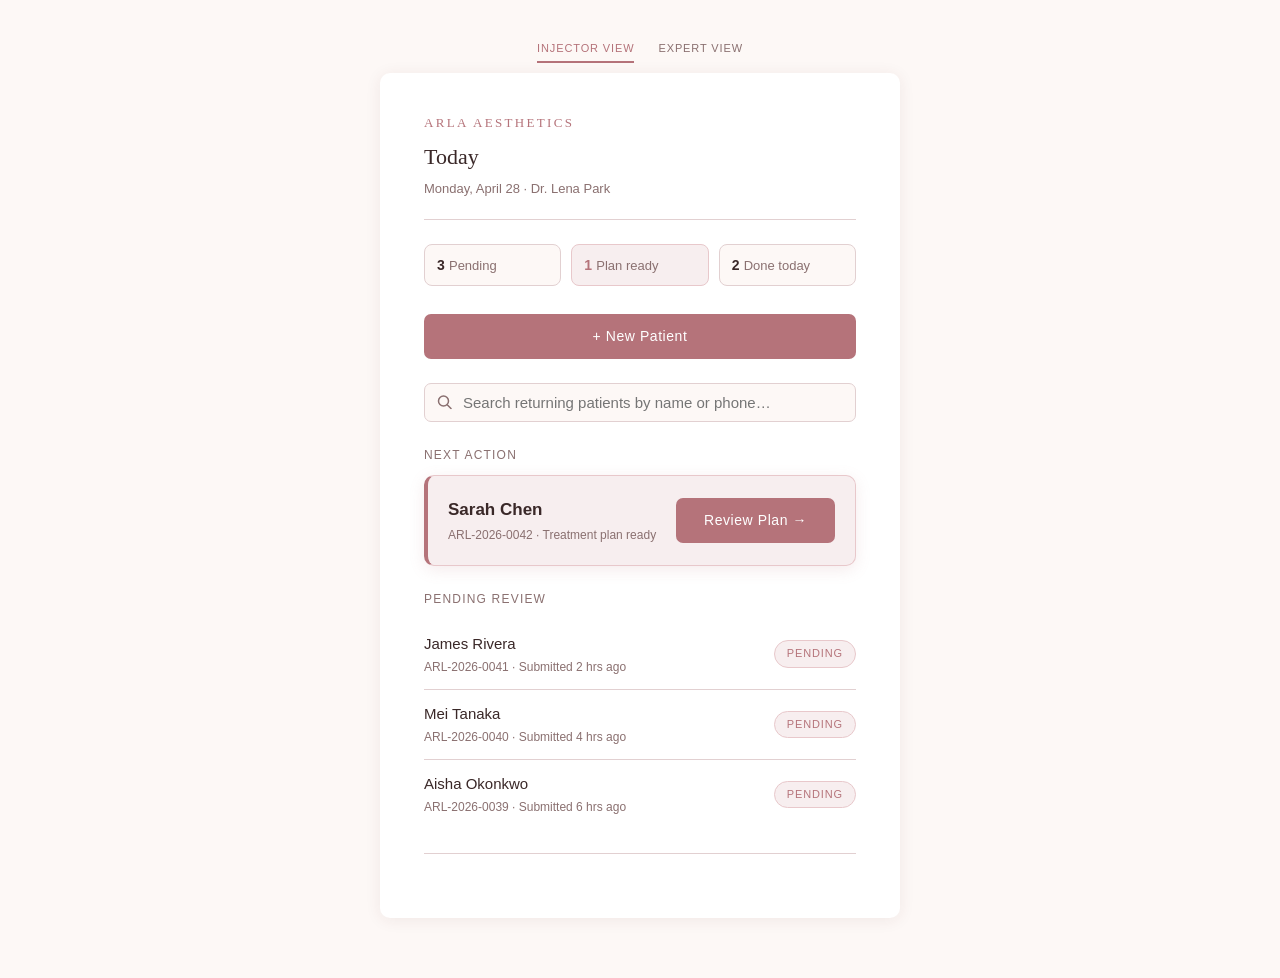
<file: index.html>
<!DOCTYPE html>
<html lang="en">
<head>
  <meta charset="UTF-8" />
  <meta name="viewport" content="width=device-width, initial-scale=1.0" />
  <title>Clinic Dashboard — Arla Aesthetics</title>
  <link rel="stylesheet" href="style.css" />
  <style>
    .patient-search {
      position: relative;
      margin-bottom: 24px;
    }

    .search-input-wrap {
      position: relative;
    }

    .search-input-wrap svg {
      position: absolute;
      left: 13px;
      top: 50%;
      transform: translateY(-50%);
      pointer-events: none;
      color: var(--color-text-muted);
    }

    #patientSearchInput {
      padding-left: 38px;
    }

    .search-results {
      position: absolute;
      top: calc(100% + 6px);
      left: 0;
      right: 0;
      background: var(--color-card);
      border: 1.5px solid var(--color-border);
      border-radius: var(--radius);
      box-shadow: var(--shadow);
      z-index: 100;
      overflow: hidden;
    }

    .search-result-row {
      display: flex;
      align-items: center;
      justify-content: space-between;
      gap: 12px;
      padding: 12px 16px;
      border-bottom: 1px solid var(--color-border);
    }

    .search-result-row:last-child {
      border-bottom: none;
    }

    .search-result-name {
      font-size: 15px;
      font-weight: 600;
      color: var(--color-text);
      margin-bottom: 2px;
    }

    .search-result-meta {
      font-size: 12px;
      color: var(--color-text-muted);
    }

    .btn-open-patient {
      display: inline-block;
      padding: 7px 16px;
      border-radius: 7px;
      font-size: 13px;
      font-family: inherit;
      cursor: pointer;
      border: 1.5px solid var(--color-rose-light);
      background: transparent;
      color: var(--color-rose);
      white-space: nowrap;
      text-decoration: none;
      transition: background 0.15s, color 0.15s;
      flex-shrink: 0;
    }

    .btn-open-patient:hover {
      background: var(--color-rose);
      color: #fff;
    }

    .search-empty {
      padding: 16px;
      font-size: 13px;
      color: var(--color-text-muted);
      text-align: center;
    }

    .search-empty a {
      color: var(--color-rose);
      text-decoration: underline;
    }
  </style>
</head>
<body>
  <div class="page-stack">
  <nav class="proto-nav">
    <a href="index.html" class="active">Injector View</a>
    <a href="expert-dashboard.html">Expert View</a>
  </nav>
  <div class="card">
    <p class="brand">Arla Aesthetics</p>
    <h1 style="margin-bottom: 4px; padding-bottom: 0; border-bottom: none;">Today</h1>
    <p style="color: var(--color-text-muted); font-size: 13px; margin-bottom: 24px; padding-bottom: 20px; border-bottom: 1px solid var(--color-border);">Monday, April 28 &middot; Dr. Lena Park</p>

    <!-- Clinic state at a glance: pending / ready / completed -->
    <div class="stat-strip">
      <div class="stat-item">
        <span class="stat-number">3</span>
        <span class="stat-label">Pending</span>
      </div>
      <div class="stat-item stat-item--ready">
        <span class="stat-number">1</span>
        <span class="stat-label">Plan ready</span>
      </div>
      <div class="stat-item">
        <span class="stat-number">2</span>
        <span class="stat-label">Done today</span>
      </div>
    </div>

    <!-- Primary CTA: start a new case -->
    <a href="intake-form.html" class="btn btn-primary" style="display: block; text-align: center; text-decoration: none; margin-bottom: 24px;">+ New Patient</a>

    <!-- Patient search — find returning patients to avoid duplicate case creation -->
    <div class="patient-search" id="patientSearch">
      <div class="search-input-wrap">
        <svg width="15" height="15" viewBox="0 0 15 15" fill="none" xmlns="http://www.w3.org/2000/svg" aria-hidden="true">
          <circle cx="6.5" cy="6.5" r="5" stroke="currentColor" stroke-width="1.5"/>
          <line x1="10.5" y1="10.5" x2="14" y2="14" stroke="currentColor" stroke-width="1.5" stroke-linecap="round"/>
        </svg>
        <input
          type="text"
          id="patientSearchInput"
          placeholder="Search returning patients by name or phone…"
          autocomplete="off"
          aria-label="Search returning patients"
        />
      </div>
      <div class="search-results" id="searchResults" hidden></div>
    </div>

    <!-- Highest-priority action: the one plan the injector needs to act on now -->
    <p class="section-heading" style="margin-top: 0;">Next action</p>
    <div class="next-action-card">
      <div>
        <div style="font-size: 17px; font-weight: 600; color: var(--color-text); margin-bottom: 3px;">Sarah Chen</div>
        <div style="font-size: 12px; color: var(--color-text-muted);">ARL-2026-0042 &middot; Treatment plan ready</div>
      </div>
      <a href="treatment-plan.html" class="btn btn-primary" style="width: auto; margin-top: 0; white-space: nowrap; text-decoration: none;">Review Plan &rarr;</a>
    </div>

    <!-- Remaining open cases awaiting expert review -->
    <p class="section-heading">Pending review</p>
    <div class="case-list">
      <div class="case-row">
        <div>
          <div class="case-name">James Rivera</div>
          <div class="case-meta">ARL-2026-0041 &middot; Submitted 2 hrs ago</div>
        </div>
        <span class="status-badge status-pending" style="margin-bottom: 0;">Pending</span>
      </div>
      <div class="case-row">
        <div>
          <div class="case-name">Mei Tanaka</div>
          <div class="case-meta">ARL-2026-0040 &middot; Submitted 4 hrs ago</div>
        </div>
        <span class="status-badge status-pending" style="margin-bottom: 0;">Pending</span>
      </div>
      <div class="case-row">
        <div>
          <div class="case-name">Aisha Okonkwo</div>
          <div class="case-meta">ARL-2026-0039 &middot; Submitted 6 hrs ago</div>
        </div>
        <span class="status-badge status-pending" style="margin-bottom: 0;">Pending</span>
      </div>
    </div>

    <hr class="divider" style="margin-top: 0;" />
  </div>
  </div>

  <script>
    const PATIENTS = [
      { name: 'Sarah Cohen',  phone: '052-1234567', lastVisit: 'April 15, 2026' },
      { name: 'Mia Levi',    phone: '054-9876543', lastVisit: 'March 6, 2026'  },
      { name: 'Dana Shapiro', phone: '050-1112233', lastVisit: 'April 29, 2026' },
    ];

    const searchWrap   = document.getElementById('patientSearch');
    const searchInput  = document.getElementById('patientSearchInput');
    const resultsPanel = document.getElementById('searchResults');

    function renderResults(query) {
      const q = query.trim().toLowerCase();
      if (!q) { resultsPanel.hidden = true; return; }

      const hits = PATIENTS.filter(p =>
        p.name.toLowerCase().includes(q) || p.phone.includes(q)
      );

      resultsPanel.hidden = false;

      if (hits.length === 0) {
        resultsPanel.innerHTML =
          '<div class="search-empty">No patients found — ' +
          '<a href="intake-form.html">create new patient instead</a></div>';
        return;
      }

      resultsPanel.innerHTML = hits.map(p =>
        '<div class="search-result-row">' +
          '<div>' +
            '<div class="search-result-name">' + p.name + '</div>' +
            '<div class="search-result-meta">' + p.phone + ' &middot; Last visit ' + p.lastVisit + '</div>' +
          '</div>' +
          '<a href="patient-folder.html" class="btn-open-patient">Open Patient</a>' +
        '</div>'
      ).join('');
    }

    searchInput.addEventListener('input', function() { renderResults(this.value); });

    searchInput.addEventListener('keydown', function(e) {
      if (e.key === 'Escape') { this.value = ''; resultsPanel.hidden = true; }
    });

    // Close results when clicking outside the search widget
    document.addEventListener('click', function(e) {
      if (!searchWrap.contains(e.target)) { resultsPanel.hidden = true; }
    });
  </script>
</body>
</html>
</file>
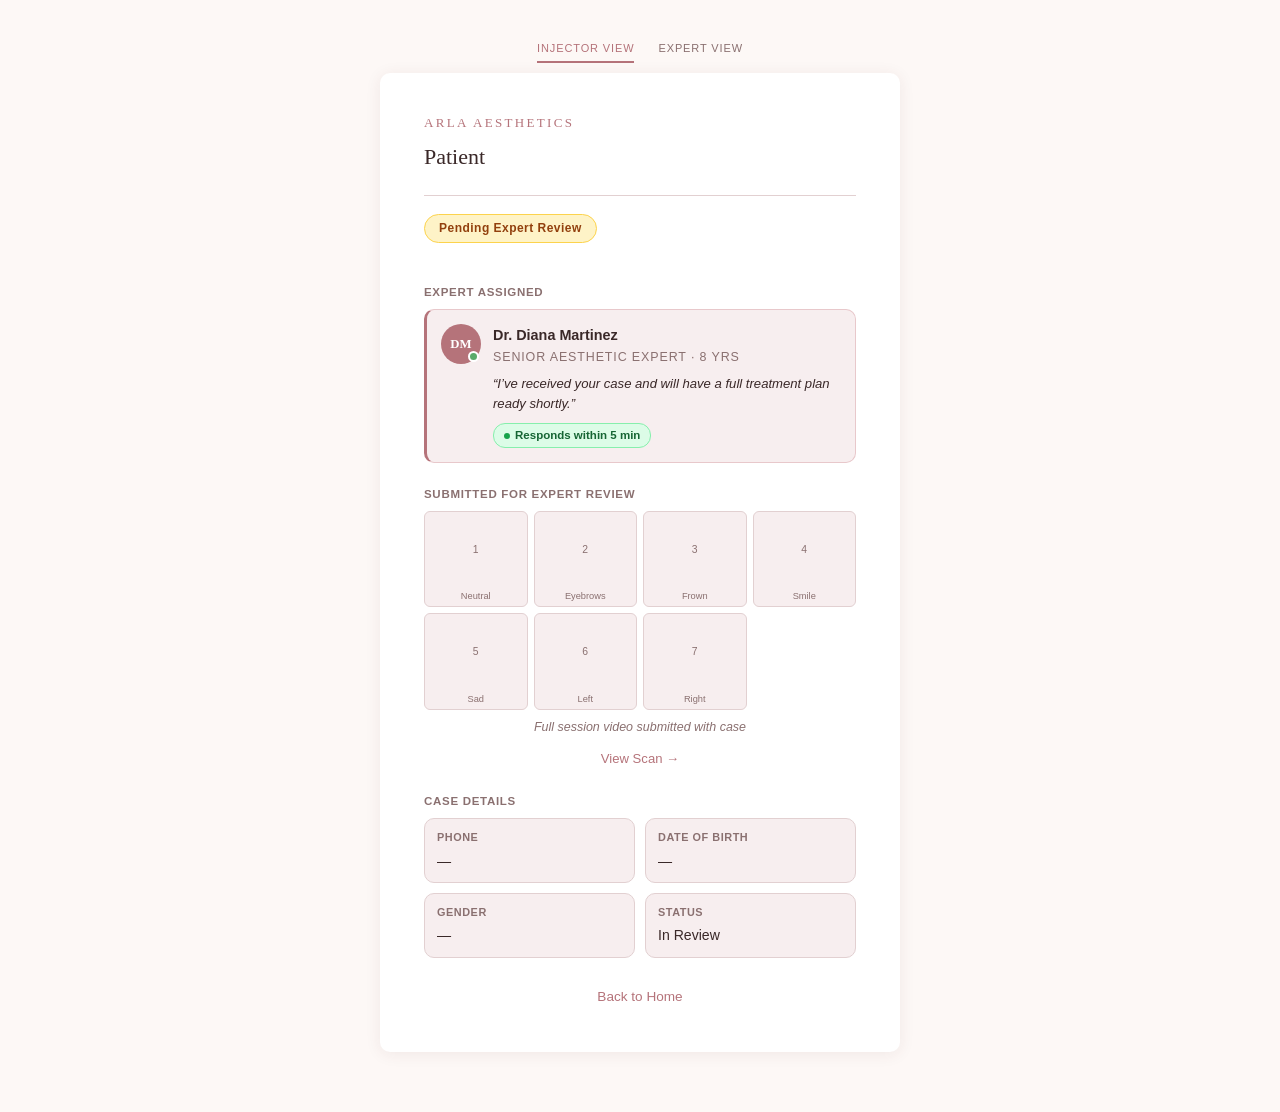
<file: case-submitted.html>
<!DOCTYPE html>
<html lang="en">
<head>
  <meta charset="UTF-8" />
  <meta name="viewport" content="width=device-width, initial-scale=1.0" />
  <title>Case Submitted — Arla Aesthetics</title>
  <link rel="stylesheet" href="style.css" />
  <style>
    /* ── Amber pending badge ── */
    .status-badge-pending {
      display: inline-block;
      background: #fef3c7;
      color: #92400e;
      border: 1px solid #fcd34d;
      border-radius: 20px;
      font-size: 0.75rem;
      font-weight: 600;
      letter-spacing: 0.04em;
      padding: 4px 14px;
      margin-bottom: 18px;
    }

    /* ── Section label ── */
    .section-label {
      font-size: 0.72rem;
      font-weight: 600;
      text-transform: uppercase;
      letter-spacing: 0.06em;
      color: var(--color-text-muted);
      margin: 22px 0 8px;
    }

    /* ── Expert card ── */
    .expert-card {
      display: flex;
      gap: 12px;
      align-items: flex-start;
      background: var(--color-rose-pale);
      border: 1px solid var(--color-rose-light);
      border-left: 3px solid var(--color-rose);
      border-radius: var(--radius);
      padding: 14px;
      margin-bottom: 0;
    }
    .expert-avatar {
      flex-shrink: 0;
      width: 40px;
      height: 40px;
      border-radius: 50%;
      background: var(--color-rose);
      color: #fff;
      font-size: 0.8rem;
      font-weight: 700;
      display: flex;
      align-items: center;
      justify-content: center;
    }
    .expert-name {
      font-weight: 600;
      font-size: 0.9rem;
      color: var(--color-text);
      margin: 0 0 1px;
    }
    .expert-title {
      font-size: 0.78rem;
      color: var(--color-text-muted);
      margin: 0 0 6px;
    }
    .expert-message {
      font-size: 0.82rem;
      color: var(--color-text);
      font-style: italic;
      margin: 0 0 8px;
    }
    .response-indicator {
      display: inline-flex;
      align-items: center;
      gap: 5px;
      font-size: 0.72rem;
      font-weight: 600;
      color: #166534;
      background: #dcfce7;
      border: 1px solid #86efac;
      border-radius: 12px;
      padding: 2px 10px;
    }
    .response-dot {
      width: 6px;
      height: 6px;
      border-radius: 50%;
      background: #16a34a;
      animation: pulse 1.8s ease-in-out infinite;
    }
    @keyframes pulse {
      0%, 100% { opacity: 1; }
      50%       { opacity: 0.35; }
    }

    /* ── Thumbnail grid ── */
    .thumb-grid {
      display: grid;
      grid-template-columns: repeat(4, 1fr);
      gap: 6px;
    }
    .thumb-cell {
      border-radius: 6px;
      overflow: hidden;
      background: var(--color-rose-pale);
      border: 1px solid var(--color-border);
    }
    .thumb-cell img {
      width: 100%;
      aspect-ratio: 4/3;
      object-fit: cover;
      display: block;
    }
    .thumb-cell-empty {
      width: 100%;
      aspect-ratio: 4/3;
      display: flex;
      align-items: center;
      justify-content: center;
      font-size: 0.65rem;
      color: var(--color-text-muted);
    }
    .thumb-expr-label {
      font-size: 0.58rem;
      color: var(--color-text-muted);
      text-align: center;
      padding: 3px 2px 4px;
      line-height: 1.2;
    }
    .video-note {
      font-size: 0.78rem;
      color: var(--color-text-muted);
      font-style: italic;
      text-align: center;
      margin: 8px 0 0;
    }

    /* ── Case details ── */
    .detail-grid {
      display: grid;
      grid-template-columns: 1fr 1fr;
      gap: 10px;
    }
    .detail-item {
      background: var(--color-rose-pale);
      border: 1px solid var(--color-border);
      border-radius: var(--radius);
      padding: 10px 12px;
    }
    .detail-label {
      font-size: 0.68rem;
      font-weight: 600;
      text-transform: uppercase;
      letter-spacing: 0.05em;
      color: var(--color-text-muted);
      margin: 0 0 3px;
    }
    .detail-value {
      font-size: 0.88rem;
      color: var(--color-text);
      margin: 0;
    }

    /* ── Bottom ── */
    .submitted-at {
      font-size: 0.75rem;
      color: var(--color-text-muted);
      text-align: center;
      margin: 22px 0 6px;
    }
    .back-link {
      display: block;
      text-align: center;
      font-size: 0.85rem;
      color: var(--color-rose);
      text-decoration: none;
      padding: 6px 0 4px;
    }
    .back-link:hover {
      text-decoration: underline;
    }
  </style>
</head>
<body>
  <div class="page-stack">
    <nav class="proto-nav">
      <a href="index.html" class="active">Injector View</a>
      <a href="expert-dashboard.html">Expert View</a>
    </nav>
    <div class="card">
      <p class="brand">Arla Aesthetics</p>

      <!-- Patient identity -->
      <h1 id="cs-patient-name" style="margin-bottom: 4px;">—</h1>
      <p id="cs-complaint" style="color: var(--color-text-muted); font-size: 0.9rem; margin: 0 0 18px;"></p>

      <!-- Status -->
      <span class="status-badge-pending">Pending Expert Review</span>

      <!-- Expert assigned -->
      <p class="section-label">Expert Assigned</p>
      <div class="expert-card">
        <div class="expert-avatar">DM</div>
        <div>
          <p class="expert-name">Dr. Diana Martinez</p>
          <p class="expert-title">Senior Aesthetic Expert &middot; 8 yrs</p>
          <p class="expert-message">&ldquo;I&rsquo;ve received your case and will have a full treatment plan ready shortly.&rdquo;</p>
          <span class="response-indicator">
            <span class="response-dot"></span>
            Responds within 5 min
          </span>
        </div>
      </div>

      <!-- Submitted media -->
      <p class="section-label">Submitted for Expert Review</p>
      <div class="thumb-grid" id="cs-thumb-grid"></div>
      <p class="video-note">Full session video submitted with case</p>
      <p style="text-align: center; margin-top: 8px;"><a href="scan-review.html" style="font-size: 0.82rem; color: var(--color-rose); text-decoration: none;">View Scan &rarr;</a></p>

      <!-- Case details -->
      <p class="section-label">Case Details</p>
      <div class="detail-grid">
        <div class="detail-item">
          <p class="detail-label">Phone</p>
          <p class="detail-value" id="cs-phone">—</p>
        </div>
        <div class="detail-item">
          <p class="detail-label">Date of Birth</p>
          <p class="detail-value" id="cs-dob">—</p>
        </div>
        <div class="detail-item">
          <p class="detail-label">Gender</p>
          <p class="detail-value" id="cs-gender">—</p>
        </div>
        <div class="detail-item">
          <p class="detail-label">Status</p>
          <p class="detail-value">In Review</p>
        </div>
      </div>

      <!-- Footer -->
      <p class="submitted-at" id="cs-submitted-at"></p>
      <a href="index.html" class="back-link">Back to Home</a>
    </div>
  </div>

  <script>
    const EXPRESSIONS = ['Neutral','Eyebrows','Frown','Smile','Sad','Left','Right'];

    const raw = sessionStorage.getItem('arla_capture');
    const c = raw ? JSON.parse(raw) : null;

    // Patient identity
    document.getElementById('cs-patient-name').textContent =
      (c && c.patientName) ? c.patientName : 'Patient';
    document.getElementById('cs-complaint').textContent =
      (c && c.complaint) ? c.complaint : '';

    // Case details
    document.getElementById('cs-phone').textContent =
      (c && c.phone) ? c.phone : '—';
    document.getElementById('cs-dob').textContent =
      (c && c.dob) ? c.dob : '—';
    document.getElementById('cs-gender').textContent =
      (c && c.gender) ? c.gender : '—';

    // Submission timestamp
    if (c && c.submittedAt) {
      const d = new Date(c.submittedAt);
      document.getElementById('cs-submitted-at').textContent =
        'Submitted ' + d.toLocaleString(undefined, {
          month: 'long', day: 'numeric', year: 'numeric',
          hour: 'numeric', minute: '2-digit',
        });
    }

    // Expression thumbnails
    const grid = document.getElementById('cs-thumb-grid');
    const snaps = (c && Array.isArray(c.snapshots)) ? c.snapshots : [];
    EXPRESSIONS.forEach((name, i) => {
      const cell = document.createElement('div');
      cell.className = 'thumb-cell';
      if (snaps[i]) {
        const img = document.createElement('img');
        img.src = snaps[i];
        img.alt = name;
        cell.appendChild(img);
      } else {
        const ph = document.createElement('div');
        ph.className = 'thumb-cell-empty';
        ph.textContent = String(i + 1);
        cell.appendChild(ph);
      }
      const lbl = document.createElement('div');
      lbl.className = 'thumb-expr-label';
      lbl.textContent = name;
      cell.appendChild(lbl);
      grid.appendChild(cell);
    });
  </script>
</body>
</html>
</file>
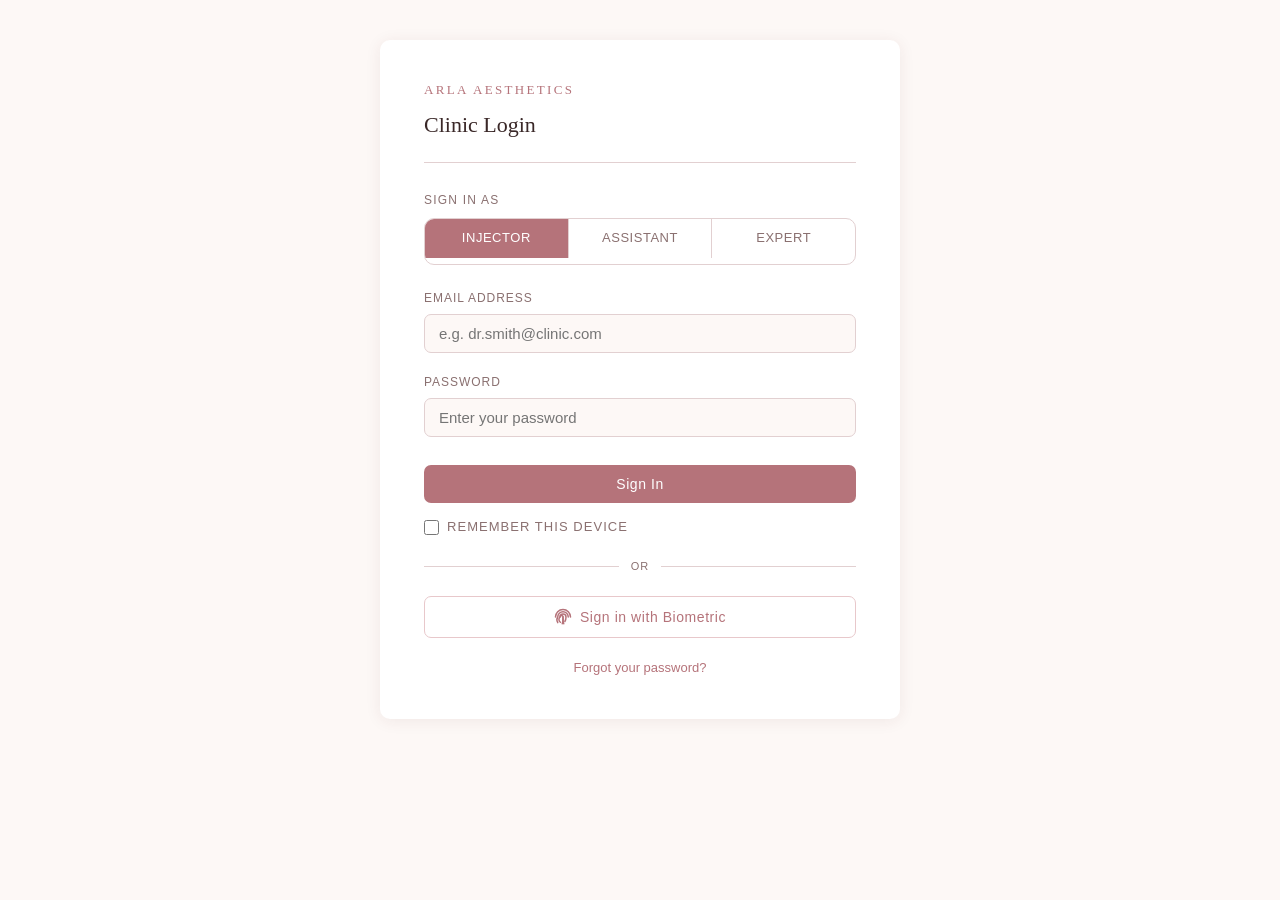
<file: clinic-login.html>
<!DOCTYPE html>
<html lang="en">
<head>
  <meta charset="UTF-8" />
  <meta name="viewport" content="width=device-width, initial-scale=1.0" />
  <title>Clinic Login — Arla Aesthetics</title>
  <link rel="stylesheet" href="style.css" />
  <style>
    .login-footer {
      text-align: center;
      margin-top: 20px;
      font-size: 13px;
      color: var(--color-text-muted);
    }

    .login-footer a {
      color: var(--color-rose);
      text-decoration: none;
    }

    .login-footer a:hover {
      text-decoration: underline;
    }

    .or-divider {
      display: flex;
      align-items: center;
      gap: 12px;
      margin: 20px 0;
      font-size: 11px;
      text-transform: uppercase;
      letter-spacing: 0.1em;
      color: var(--color-text-muted);
    }

    .or-divider::before,
    .or-divider::after {
      content: '';
      flex: 1;
      height: 1px;
      background: var(--color-border);
    }

    .remember-label {
      display: flex;
      align-items: center;
      gap: 8px;
      margin-top: 14px;
      font-size: 13px;
      color: var(--color-text-muted);
      cursor: pointer;
    }

    .remember-label input[type="checkbox"] {
      width: 15px;
      height: 15px;
      border: 1.5px solid var(--color-border);
      border-radius: 3px;
      background: var(--color-bg);
      cursor: pointer;
      flex-shrink: 0;
      /* reset shared input styles */
      padding: 0;
      appearance: auto;
      -webkit-appearance: auto;
    }

    /* layout-only — visual style comes from .btn-secondary */
    .btn-biometric {
      width: 100%;
      display: flex;
      align-items: center;
      justify-content: center;
      gap: 8px;
      letter-spacing: 0.04em;
    }

    .role-selector {
      display: flex;
      border: 1.5px solid var(--color-border);
      border-radius: var(--radius);
      overflow: hidden;
      margin-bottom: 24px;
    }

    .role-selector input[type="radio"] {
      display: none;
    }

    .role-selector label {
      flex: 1;
      text-align: center;
      padding: 9px 4px;
      font-size: 13px;
      font-family: -apple-system, BlinkMacSystemFont, 'Segoe UI', sans-serif;
      letter-spacing: 0.04em;
      color: var(--color-text-muted);
      cursor: pointer;
      border-right: 1.5px solid var(--color-border);
      transition: background 0.15s, color 0.15s;
      user-select: none;
    }

    .role-selector label:last-of-type {
      border-right: none;
    }

    .role-selector input[type="radio"]:checked + label {
      background: var(--color-rose);
      color: #fff;
      font-weight: 500;
    }

    .role-label-heading {
      font-size: 12px;
      text-transform: uppercase;
      letter-spacing: 0.1em;
      color: var(--color-text-muted);
      margin-bottom: 8px;
    }
  </style>
</head>
<body>
  <div class="card">
    <p class="brand">Arla Aesthetics</p>
    <h1>Clinic Login</h1>

    <form id="login-form" novalidate>

      <p class="role-label-heading">Sign in as</p>
      <div class="role-selector" role="group" aria-label="Select role">
        <input type="radio" id="role-injector" name="role" value="injector" checked />
        <label for="role-injector">Injector</label>
        <input type="radio" id="role-assistant" name="role" value="assistant" />
        <label for="role-assistant">Assistant</label>
        <input type="radio" id="role-expert" name="role" value="expert" />
        <label for="role-expert">Expert</label>
      </div>

      <div class="field">
        <label for="email">Email Address</label>
        <input
          type="email"
          id="email"
          name="email"
          placeholder="e.g. dr.smith@clinic.com"
          autocomplete="email"
        />
        <span class="error-msg" id="email-error"></span>
      </div>

      <div class="field">
        <label for="password">Password</label>
        <input
          type="password"
          id="password"
          name="password"
          placeholder="Enter your password"
          autocomplete="current-password"
        />
        <span class="error-msg" id="password-error"></span>
      </div>

      <button type="submit" class="btn btn-primary">Sign In</button>

      <label class="remember-label">
        <input type="checkbox" id="remember-device" name="remember-device" />
        Remember this device
      </label>

    </form>

    <div class="or-divider"><span>or</span></div>

    <button type="button" id="biometric-btn" class="btn btn-secondary btn-biometric">
      <svg xmlns="http://www.w3.org/2000/svg" width="18" height="18" viewBox="0 0 24 24" fill="none"
           stroke="currentColor" stroke-width="2" stroke-linecap="round" stroke-linejoin="round" aria-hidden="true">
        <path d="M2 12C2 6.48 6.48 2 12 2s10 4.48 10 10"/>
        <path d="M5 19.5A7 7 0 0 1 5 12a7 7 0 0 1 14 0"/>
        <path d="M8.5 19A4.5 4.5 0 0 1 8 12a4 4 0 0 1 8 0c0 2.5-.5 4.5-1.5 6"/>
        <path d="M11 21a14 14 0 0 0 1-9 2 2 0 0 0-4 0"/>
        <path d="M13 21a14 14 0 0 1-1-9"/>
      </svg>
      Sign in with Biometric
    </button>

    <p class="login-footer">
      <a href="#">Forgot your password?</a>
    </p>
  </div>

  <script>
    const form = document.getElementById('login-form');

    const emailInput = document.getElementById('email');
    const passwordInput = document.getElementById('password');
    const emailError = document.getElementById('email-error');
    const passwordError = document.getElementById('password-error');

    function validateEmail(value) {
      if (!value.trim()) return 'Email is required.';
      // Basic RFC-compliant email pattern check
      if (!/^[^\s@]+@[^\s@]+\.[^\s@]+$/.test(value)) return 'Enter a valid email address.';
      return '';
    }

    function validatePassword(value) {
      if (!value) return 'Password is required.';
      if (value.length < 6) return 'Password must be at least 6 characters.';
      return '';
    }

    function showError(input, errorEl, message) {
      if (message) {
        input.classList.add('invalid');
        errorEl.textContent = message;
        errorEl.classList.add('visible');
      } else {
        input.classList.remove('invalid');
        errorEl.textContent = '';
        errorEl.classList.remove('visible');
      }
    }

    // Clear errors on input so feedback feels immediate
    emailInput.addEventListener('input', () => {
      showError(emailInput, emailError, validateEmail(emailInput.value));
    });

    passwordInput.addEventListener('input', () => {
      showError(passwordInput, passwordError, validatePassword(passwordInput.value));
    });

    form.addEventListener('submit', (e) => {
      e.preventDefault();

      const emailMsg = validateEmail(emailInput.value);
      const passwordMsg = validatePassword(passwordInput.value);

      showError(emailInput, emailError, emailMsg);
      showError(passwordInput, passwordError, passwordMsg);

      if (emailMsg || passwordMsg) return;

      const role = form.querySelector('input[name="role"]:checked').value;
      localStorage.setItem('arla_role', role);

      // Route based on role — experts go to their dashboard, everyone else to home
      if (role === 'expert') {
        window.location.href = 'expert-dashboard.html';
      } else {
        window.location.href = 'index.html';
      }
    });

    const biometricBtn = document.getElementById('biometric-btn');

    biometricBtn.addEventListener('click', async () => {
      // WebAuthn is the standard for platform biometrics (Face ID, Touch ID, Windows Hello)
      if (!window.PublicKeyCredential) {
        alert('Biometric authentication is not supported on this browser or device.');
        return;
      }

      try {
        const available = await PublicKeyCredential.isUserVerifyingPlatformAuthenticatorAvailable();
        if (!available) {
          alert('No biometric authenticator found on this device.');
          return;
        }

        // Placeholder — replace with real WebAuthn assertion flow:
        // 1. Fetch a challenge from the server
        // 2. Call navigator.credentials.get({ publicKey: { challenge, rpId, userVerification: 'required', allowCredentials: [...] } })
        // 3. Send the credential response to the server for verification
        const role = form.querySelector('input[name="role"]:checked').value;
        localStorage.setItem('arla_role', role);
        if (role === 'expert') {
          window.location.href = 'expert-dashboard.html';
        } else {
          window.location.href = 'index.html';
        }
      } catch (err) {
        alert('Biometric authentication failed: ' + err.message);
      }
    });
  </script>
</body>
</html>
</file>
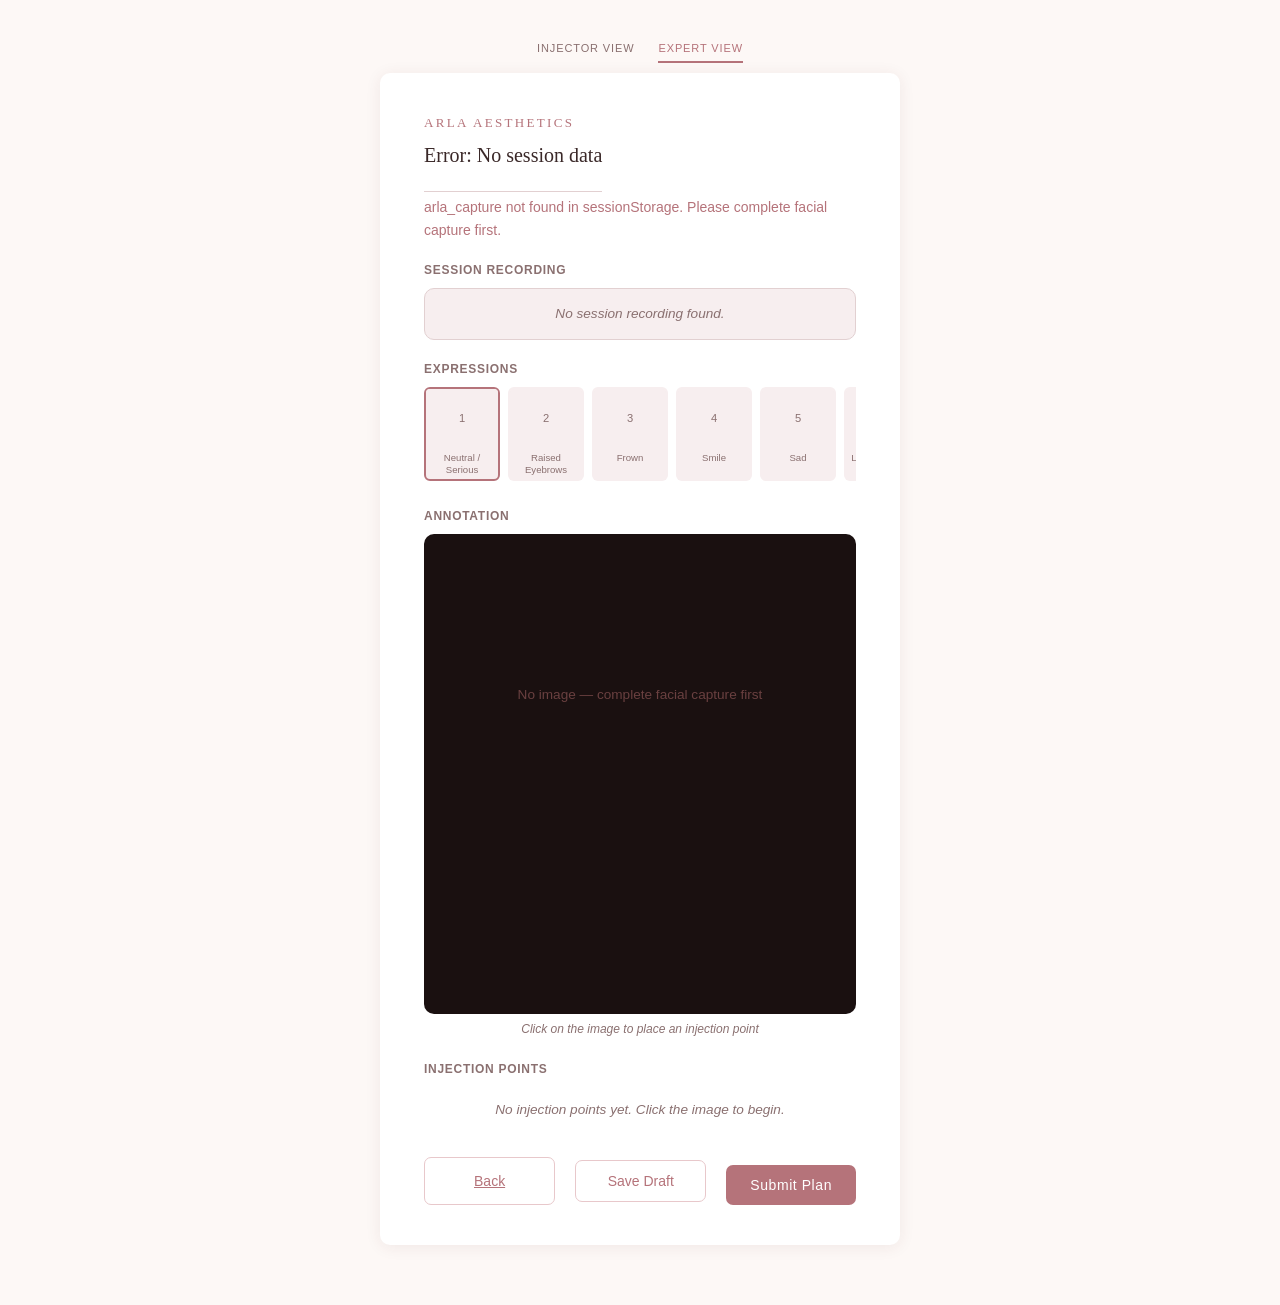
<file: expert-annotation.html>
<!DOCTYPE html>
<html lang="en">
<head>
  <meta charset="UTF-8" />
  <meta name="viewport" content="width=device-width, initial-scale=1.0" />
  <title>Expert Annotation — Arla Aesthetics</title>
  <link rel="stylesheet" href="style.css" />
  <style>
    /* ── Patient header ── */
    .patient-header {
      display: flex;
      align-items: baseline;
      gap: 12px;
      flex-wrap: wrap;
      margin-bottom: 4px;
    }
    .patient-header h1 {
      margin: 0;
      font-size: 1.25rem;
    }
    .patient-complaint {
      color: var(--color-text-muted);
      font-size: 0.875rem;
      margin: 0 0 20px;
    }

    /* ── Session video ── */
    .section-heading {
      font-size: 0.75rem;
      font-weight: 600;
      text-transform: uppercase;
      letter-spacing: 0.06em;
      color: var(--color-text-muted);
      margin: 0 0 8px;
    }
    .session-video {
      width: 100%;
      max-height: 260px;
      border-radius: var(--radius);
      background: #1a1010;
      display: block;
    }
    .video-unavailable {
      background: var(--color-rose-pale);
      border: 1px solid var(--color-border);
      border-radius: var(--radius);
      padding: 14px 16px;
      color: var(--color-text-muted);
      font-size: 0.85rem;
      font-style: italic;
      text-align: center;
    }

    /* ── Expression thumbnails ── */
    .thumb-row {
      display: flex;
      gap: 8px;
      overflow-x: auto;
      padding-bottom: 6px;
      scroll-snap-type: x mandatory;
    }
    .thumb-row::-webkit-scrollbar {
      height: 4px;
    }
    .thumb-row::-webkit-scrollbar-thumb {
      background: var(--color-rose-light);
      border-radius: 2px;
    }
    .thumb-item {
      flex-shrink: 0;
      scroll-snap-align: start;
      cursor: pointer;
      border-radius: 6px;
      border: 2px solid transparent;
      overflow: hidden;
      width: 76px;
      background: var(--color-rose-pale);
      transition: border-color 0.15s;
    }
    .thumb-item.active {
      border-color: var(--color-rose);
    }
    .thumb-item img {
      width: 100%;
      height: 60px;
      object-fit: cover;
      display: block;
    }
    .thumb-label {
      display: block;
      text-align: center;
      font-size: 0.6rem;
      color: var(--color-text-muted);
      padding: 3px 2px 4px;
      line-height: 1.2;
    }
    .thumb-placeholder {
      width: 100%;
      height: 60px;
      background: var(--color-rose-pale);
      display: flex;
      align-items: center;
      justify-content: center;
      font-size: 0.7rem;
      color: var(--color-text-muted);
    }

    /* ── Annotation panel ── */
    .annotation-section {
      margin-top: 20px;
    }
    .annotation-wrap {
      position: relative;
      display: block;
      width: 100%;
      aspect-ratio: 3 / 4;
      max-height: 480px;
      background: #1a1010;
      border-radius: var(--radius);
      overflow: hidden;
      cursor: crosshair;
    }
    #annotation-img {
      width: 100%;
      height: 100%;
      object-fit: cover;
      object-position: center top;
      display: block;
    }
    .annotation-placeholder {
      width: 100%;
      height: 320px;
      display: flex;
      align-items: center;
      justify-content: center;
      color: #6a4040;
      font-size: 0.85rem;
    }
    #dot-overlay {
      position: absolute;
      inset: 0;
    }
    .ann-dot {
      position: absolute;
      transform: translate(-50%, -50%);
      width: 16px;
      height: 16px;
      border-radius: 50%;
      display: flex;
      align-items: center;
      justify-content: center;
      font: bold 9px/1 sans-serif;
      color: #fff;
      cursor: pointer;
      z-index: 10;
      box-shadow: 0 1px 4px rgba(0,0,0,0.35);
      transition: box-shadow 0.15s;
    }
    .ann-dot:hover {
      box-shadow: 0 0 0 4px rgba(255,255,255,0.3);
    }
    .ann-dot.superficial {
      background: var(--color-rose);
    }
    .ann-dot.deep {
      background: #6b9ac4;
    }
    .ann-hint {
      font-size: 0.75rem;
      color: var(--color-text-muted);
      font-style: italic;
      margin: 6px 0 0;
      text-align: center;
    }

    /* ── Dot editor ── */
    .dot-editor {
      display: none;
      background: var(--color-rose-pale);
      border: 1px solid var(--color-rose-light);
      border-radius: var(--radius);
      padding: 16px;
      margin-top: 12px;
    }
    .dot-editor.visible {
      display: block;
    }
    .editor-title {
      font-size: 0.8rem;
      font-weight: 600;
      color: var(--color-text-muted);
      text-transform: uppercase;
      letter-spacing: 0.05em;
      margin: 0 0 12px;
    }
    .editor-field {
      margin-bottom: 12px;
    }
    .editor-field label {
      display: block;
      font-size: 0.8rem;
      font-weight: 500;
      color: var(--color-text);
      margin-bottom: 4px;
    }
    .editor-field input,
    .editor-field textarea {
      width: 100%;
      box-sizing: border-box;
      border: 1px solid var(--color-border);
      border-radius: 6px;
      padding: 8px 10px;
      font-size: 0.875rem;
      color: var(--color-text);
      background: var(--color-card);
      font-family: inherit;
      resize: vertical;
    }
    .editor-field textarea {
      min-height: 64px;
    }
    .editor-field input:focus,
    .editor-field textarea:focus {
      outline: none;
      border-color: var(--color-rose);
    }
    .depth-toggle-group {
      display: flex;
      gap: 8px;
    }
    .btn-depth {
      flex: 1;
      padding: 7px 0;
      border: 1.5px solid var(--color-border);
      border-radius: 6px;
      background: var(--color-card);
      color: var(--color-text-muted);
      font-size: 0.82rem;
      font-weight: 500;
      cursor: pointer;
      transition: all 0.15s;
    }
    .btn-depth.active-superficial {
      border-color: var(--color-rose);
      background: var(--color-rose);
      color: #fff;
    }
    .btn-depth.active-deep {
      border-color: #6b9ac4;
      background: #6b9ac4;
      color: #fff;
    }
    .editor-actions {
      display: flex;
      gap: 8px;
      margin-top: 4px;
    }
    .editor-actions .btn {
      flex: 1;
      text-align: center;
    }

    /* ── Annotation list ── */
    .ann-list-section {
      margin-top: 20px;
    }
    #ann-list {
      list-style: none;
      padding: 0;
      margin: 0;
      display: flex;
      flex-direction: column;
      gap: 8px;
    }
    .ann-item {
      display: flex;
      gap: 10px;
      align-items: flex-start;
      background: var(--color-card);
      border: 1px solid var(--color-border);
      border-radius: var(--radius);
      padding: 10px 12px;
    }
    .ann-item-dot {
      flex-shrink: 0;
      width: 24px;
      height: 24px;
      border-radius: 50%;
      display: flex;
      align-items: center;
      justify-content: center;
      font: bold 11px/1 sans-serif;
      color: #fff;
      margin-top: 1px;
    }
    .ann-item-dot.superficial { background: var(--color-rose); }
    .ann-item-dot.deep        { background: #6b9ac4; }
    .ann-item-body {
      flex: 1;
      min-width: 0;
    }
    .ann-item-depth {
      font-size: 0.75rem;
      font-weight: 600;
      text-transform: uppercase;
      letter-spacing: 0.04em;
      margin: 0 0 2px;
    }
    .ann-item-depth.superficial { color: var(--color-rose); }
    .ann-item-depth.deep        { color: #6b9ac4; }
    .ann-item-dosage {
      font-size: 0.82rem;
      color: var(--color-text);
      margin: 0 0 2px;
    }
    .ann-item-note {
      font-size: 0.82rem;
      color: var(--color-text-muted);
      font-style: italic;
      margin: 0;
    }
    .ann-empty {
      color: var(--color-text-muted);
      font-size: 0.85rem;
      font-style: italic;
      text-align: center;
      padding: 12px 0;
    }

    /* ── Annotation list extras ── */
    .ann-item {
      cursor: pointer;
    }
    .ann-item:hover {
      border-color: var(--color-rose-light);
    }
    .ann-item-expr {
      font-size: 0.72rem;
      color: var(--color-text-muted);
      margin: 0 0 2px;
      font-style: italic;
    }
    .ann-dot.highlighted {
      box-shadow: 0 0 0 5px rgba(255,255,255,0.55), 0 0 0 8px rgba(0,0,0,0.15);
    }

    /* ── Action row ── */
    .action-row {
      display: flex;
      gap: 10px;
      margin-top: 24px;
    }
    .action-row .btn {
      flex: 1;
      display: flex;
      align-items: center;
      justify-content: center;
      padding: 12px 24px;
      font-size: 14px;
      white-space: nowrap;
      box-sizing: border-box;
    }

    /* ── Draft saved toast ── */
    .draft-toast {
      display: none;
      text-align: center;
      font-size: 0.82rem;
      color: var(--color-rose);
      font-weight: 500;
      margin-top: 10px;
      opacity: 0;
      transition: opacity 0.2s;
    }
    .draft-toast.visible {
      display: block;
      opacity: 1;
    }
    .draft-toast.fade-out {
      opacity: 0;
    }
  </style>
</head>
<body>
  <div class="page-stack">
    <nav class="proto-nav">
      <a href="index.html">Injector View</a>
      <a href="expert-dashboard.html" class="active">Expert View</a>
    </nav>

    <div class="card">
      <p class="brand">Arla Aesthetics</p>

      <!-- Patient header -->
      <div class="patient-header">
        <h1 id="patient-name">Loading…</h1>
      </div>
      <p class="patient-complaint" id="chief-complaint"></p>

      <!-- Session video -->
      <p class="section-heading">Session Recording</p>
      <div id="video-container">
        <!-- populated by JS -->
      </div>

      <!-- Expression thumbnails -->
      <p class="section-heading" style="margin-top: 20px;">Expressions</p>
      <div class="thumb-row" id="thumb-row">
        <!-- populated by JS -->
      </div>

      <!-- Annotation canvas -->
      <div class="annotation-section">
        <p class="section-heading">Annotation</p>
        <div class="annotation-wrap" id="annotation-wrap">
          <img id="annotation-img" alt="Expression for annotation" />
          <div id="dot-overlay"></div>
        </div>
        <p class="ann-hint">Click on the image to place an injection point</p>
      </div>

      <!-- Dot editor -->
      <div class="dot-editor" id="dot-editor">
        <p class="editor-title" id="editor-title">New Injection Point</p>
        <div class="editor-field">
          <label>Depth</label>
          <div class="depth-toggle-group">
            <button class="btn-depth active-superficial" id="btn-superficial" data-depth="Superficial">Superficial</button>
            <button class="btn-depth" id="btn-deep" data-depth="Deep">Deep</button>
          </div>
        </div>
        <div class="editor-field">
          <label for="input-dosage">Dosage</label>
          <input type="text" id="input-dosage" placeholder="e.g. 1.5 U" autocomplete="off" />
        </div>
        <div class="editor-field">
          <label for="input-note">Note</label>
          <textarea id="input-note" placeholder="Optional clinical note…"></textarea>
        </div>
        <div class="editor-actions">
          <button class="btn btn-secondary" id="btn-editor-cancel">Cancel</button>
          <button class="btn btn-primary" id="btn-editor-save">Save Dot</button>
        </div>
      </div>

      <!-- Annotation list -->
      <div class="ann-list-section">
        <p class="section-heading">Injection Points</p>
        <ol id="ann-list">
          <li class="ann-empty">No injection points yet. Click the image to begin.</li>
        </ol>
      </div>

      <!-- Actions -->
      <div class="action-row">
        <a href="expert-dashboard.html" class="btn btn-secondary">Back</a>
        <button class="btn btn-secondary" id="btn-save-draft">Save Draft</button>
        <button class="btn btn-primary" id="btn-submit-plan">Submit Plan</button>
      </div>
      <p class="draft-toast" id="draft-toast">Draft saved</p>
    </div>
  </div>

  <script>
    const EXPRESSIONS = [
      'Neutral / Serious',
      'Raised Eyebrows',
      'Frown',
      'Smile',
      'Sad',
      'Left Side (90°)',
      'Right Side (90°)',
    ];

    // ── State ──
    let dots = [];
    let pendingDot = null;  // { x, y } awaiting editor save
    let editingDotId = null;
    let selectedDepth = 'Superficial';
    let activeThumbIndex = 0;
    let highlightedDotId = null;

    // ── Load session data ──
    const captureRaw = sessionStorage.getItem('arla_capture');
    const capture = captureRaw ? JSON.parse(captureRaw) : null;
    console.log('arla_capture:', capture);

    if (!capture) {
      document.getElementById('patient-name').textContent = 'Error: No session data';
      document.getElementById('chief-complaint').textContent =
        'arla_capture not found in sessionStorage. Please complete facial capture first.';
      document.getElementById('chief-complaint').style.color = 'var(--color-rose)';
    } else {
      document.getElementById('patient-name').textContent = capture.patientName || 'Patient';
      document.getElementById('chief-complaint').textContent = capture.complaint || '';
    }

    const snapshots = capture && Array.isArray(capture.snapshots) ? capture.snapshots : [];

    // ── Session video ──
    const videoContainer = document.getElementById('video-container');
    const videoUrl = capture && capture.videoUrl;
    if (videoUrl && !videoUrl.startsWith('blob:')) {
      const vid = document.createElement('video');
      vid.id = 'session-video';
      vid.className = 'session-video';
      vid.controls = true;
      vid.src = videoUrl;
      videoContainer.appendChild(vid);
    } else if (videoUrl && videoUrl.startsWith('blob:')) {
      // Blob URLs don't survive page navigation — attempt playback anyway,
      // show fallback notice if the video errors out
      const vid = document.createElement('video');
      vid.id = 'session-video';
      vid.className = 'session-video';
      vid.controls = true;
      vid.src = videoUrl;
      vid.onerror = () => {
        videoContainer.innerHTML = '<p class="video-unavailable">Session video unavailable in prototype mode — blob URLs do not survive page navigation.</p>';
      };
      videoContainer.appendChild(vid);
    } else {
      videoContainer.innerHTML = '<p class="video-unavailable">No session recording found.</p>';
    }

    // ── Thumbnails ──
    const thumbRow = document.getElementById('thumb-row');
    EXPRESSIONS.forEach((name, i) => {
      const item = document.createElement('div');
      item.className = 'thumb-item' + (i === 0 ? ' active' : '');

      if (snapshots[i]) {
        const img = document.createElement('img');
        img.src = snapshots[i];
        img.alt = name;
        item.appendChild(img);
      } else {
        const ph = document.createElement('div');
        ph.className = 'thumb-placeholder';
        ph.textContent = String(i + 1);
        item.appendChild(ph);
      }

      const lbl = document.createElement('span');
      lbl.className = 'thumb-label';
      lbl.textContent = name;
      item.appendChild(lbl);

      item.addEventListener('click', () => selectThumb(i));
      thumbRow.appendChild(item);
    });

    function selectThumb(index, keepHighlight) {
      activeThumbIndex = index;
      if (!keepHighlight) highlightedDotId = null;
      thumbRow.querySelectorAll('.thumb-item').forEach((el, i) => {
        el.classList.toggle('active', i === index);
      });
      if (snapshots[index]) {
        annotationImg.src = snapshots[index];
      }
      renderDots();
    }

    // ── Annotation image ──
    const annotationImg = document.getElementById('annotation-img');
    const dotOverlay    = document.getElementById('dot-overlay');

    if (snapshots[0]) {
      annotationImg.src = snapshots[0];
    } else {
      const wrap = document.getElementById('annotation-wrap');
      wrap.innerHTML = '<div class="annotation-placeholder">No image — complete facial capture first</div>';
    }

    // ── Click to place dot ──
    dotOverlay.addEventListener('click', (e) => {
      // Ignore click if editor is open for a new dot already
      if (pendingDot && editingDotId === null) return;

      const rect = dotOverlay.getBoundingClientRect();
      const x = ((e.clientX - rect.left) / rect.width)  * 100;
      const y = ((e.clientY - rect.top)  / rect.height) * 100;

      pendingDot = { x, y };
      editingDotId = null;
      openEditor(null);
    });

    // ── Dot editor ──
    const dotEditor     = document.getElementById('dot-editor');
    const editorTitle   = document.getElementById('editor-title');
    const btnSuperficial = document.getElementById('btn-superficial');
    const btnDeep        = document.getElementById('btn-deep');
    const inputDosage   = document.getElementById('input-dosage');
    const inputNote     = document.getElementById('input-note');

    function openEditor(dot) {
      if (dot) {
        // Editing an existing dot
        editorTitle.textContent = `Edit Point ${dot.id}`;
        setEditorDepth(dot.depth);
        inputDosage.value = dot.dosage;
        inputNote.value   = dot.note;
        editingDotId = dot.id;
        pendingDot = null;
      } else {
        // New dot
        editorTitle.textContent = 'New Injection Point';
        setEditorDepth('Superficial');
        inputDosage.value = '';
        inputNote.value   = '';
      }
      dotEditor.classList.add('visible');
      inputDosage.focus();
    }

    function closeEditor() {
      dotEditor.classList.remove('visible');
      pendingDot = null;
      editingDotId = null;
    }

    function setEditorDepth(depth) {
      selectedDepth = depth;
      btnSuperficial.className = 'btn-depth' + (depth === 'Superficial' ? ' active-superficial' : '');
      btnDeep.className        = 'btn-depth' + (depth === 'Deep'        ? ' active-deep'        : '');
    }

    btnSuperficial.addEventListener('click', () => setEditorDepth('Superficial'));
    btnDeep.addEventListener('click',        () => setEditorDepth('Deep'));

    document.getElementById('btn-editor-cancel').addEventListener('click', closeEditor);

    document.getElementById('btn-editor-save').addEventListener('click', () => {
      if (editingDotId !== null) {
        // Update existing dot
        const dot = dots.find(d => d.id === editingDotId);
        if (dot) {
          dot.depth  = selectedDepth;
          dot.dosage = inputDosage.value.trim();
          dot.note   = inputNote.value.trim();
        }
      } else if (pendingDot) {
        // Save new dot — record which expression it belongs to
        const dot = {
          id:              dots.length + 1,
          x:               pendingDot.x,
          y:               pendingDot.y,
          depth:           selectedDepth,
          dosage:          inputDosage.value.trim(),
          note:            inputNote.value.trim(),
          expressionIndex: activeThumbIndex,
        };
        dots.push(dot);
      }
      closeEditor();
      renderDots();
      renderList();
    });

    // ── Render dots on overlay — only those belonging to the active expression ──
    function renderDots() {
      dotOverlay.innerHTML = '';
      dots
        .filter(dot => dot.expressionIndex === activeThumbIndex)
        .forEach(dot => {
          const el = document.createElement('div');
          const depthClass = dot.depth === 'Deep' ? 'deep' : 'superficial';
          const hlClass     = dot.id === highlightedDotId ? ' highlighted' : '';
          el.className = `ann-dot ${depthClass}${hlClass}`;
          el.style.left = dot.x + '%';
          el.style.top  = dot.y + '%';
          el.textContent = dot.id;
          el.title = `Point ${dot.id}: ${dot.depth}${dot.dosage ? ' · ' + dot.dosage : ''}`;
          el.addEventListener('click', (e) => {
            e.stopPropagation();
            openEditor(dot);
          });
          dotOverlay.appendChild(el);
        });
    }

    // ── Render annotation list — all dots across all expressions ──
    function renderList() {
      const list = document.getElementById('ann-list');
      if (dots.length === 0) {
        list.innerHTML = '<li class="ann-empty">No injection points yet. Click the image to begin.</li>';
        return;
      }
      list.innerHTML = '';
      dots.forEach(dot => {
        const li = document.createElement('li');
        li.className = 'ann-item';
        li.addEventListener('click', () => {
          // Switch to the expression this dot belongs to and highlight it
          highlightedDotId = dot.id;
          selectThumb(dot.expressionIndex, true);
        });

        const dotEl = document.createElement('div');
        dotEl.className = `ann-item-dot ${dot.depth === 'Deep' ? 'deep' : 'superficial'}`;
        dotEl.textContent = dot.id;

        const body = document.createElement('div');
        body.className = 'ann-item-body';

        const depthEl = document.createElement('p');
        depthEl.className = `ann-item-depth ${dot.depth === 'Deep' ? 'deep' : 'superficial'}`;
        depthEl.textContent = dot.depth;
        body.appendChild(depthEl);

        // Show which expression this dot was placed on
        const exprEl = document.createElement('p');
        exprEl.className = 'ann-item-expr';
        exprEl.textContent = EXPRESSIONS[dot.expressionIndex];
        body.appendChild(exprEl);

        if (dot.dosage) {
          const dosageEl = document.createElement('p');
          dosageEl.className = 'ann-item-dosage';
          dosageEl.textContent = dot.dosage;
          body.appendChild(dosageEl);
        }

        if (dot.note) {
          const noteEl = document.createElement('p');
          noteEl.className = 'ann-item-note';
          noteEl.textContent = `"${dot.note}"`;
          body.appendChild(noteEl);
        }

        li.appendChild(dotEl);
        li.appendChild(body);
        list.appendChild(li);
      });
    }

    // ── Restore draft on load (only if no submitted plan exists) ──
    if (!sessionStorage.getItem('arla_annotation')) {
      const draftRaw = sessionStorage.getItem('arla_annotation_draft');
      if (draftRaw) {
        try {
          dots = JSON.parse(draftRaw);
          renderDots();
          renderList();
        } catch (e) { /* ignore corrupt draft */ }
      }
    }

    // ── Save draft ──
    document.getElementById('btn-save-draft').addEventListener('click', () => {
      sessionStorage.setItem('arla_annotation_draft', JSON.stringify(dots));
      const toast = document.getElementById('draft-toast');
      toast.classList.remove('fade-out');
      toast.classList.add('visible');
      setTimeout(() => {
        toast.classList.add('fade-out');
        setTimeout(() => toast.classList.remove('visible', 'fade-out'), 200);
      }, 2000);
    });

    // ── Submit plan ──
    document.getElementById('btn-submit-plan').addEventListener('click', () => {
      sessionStorage.setItem('arla_annotation', JSON.stringify({
        dots,
        submittedAt: new Date().toISOString(),
      }));
      window.location.href = 'treatment-plan.html';
    });
  </script>
</body>
</html>
</file>
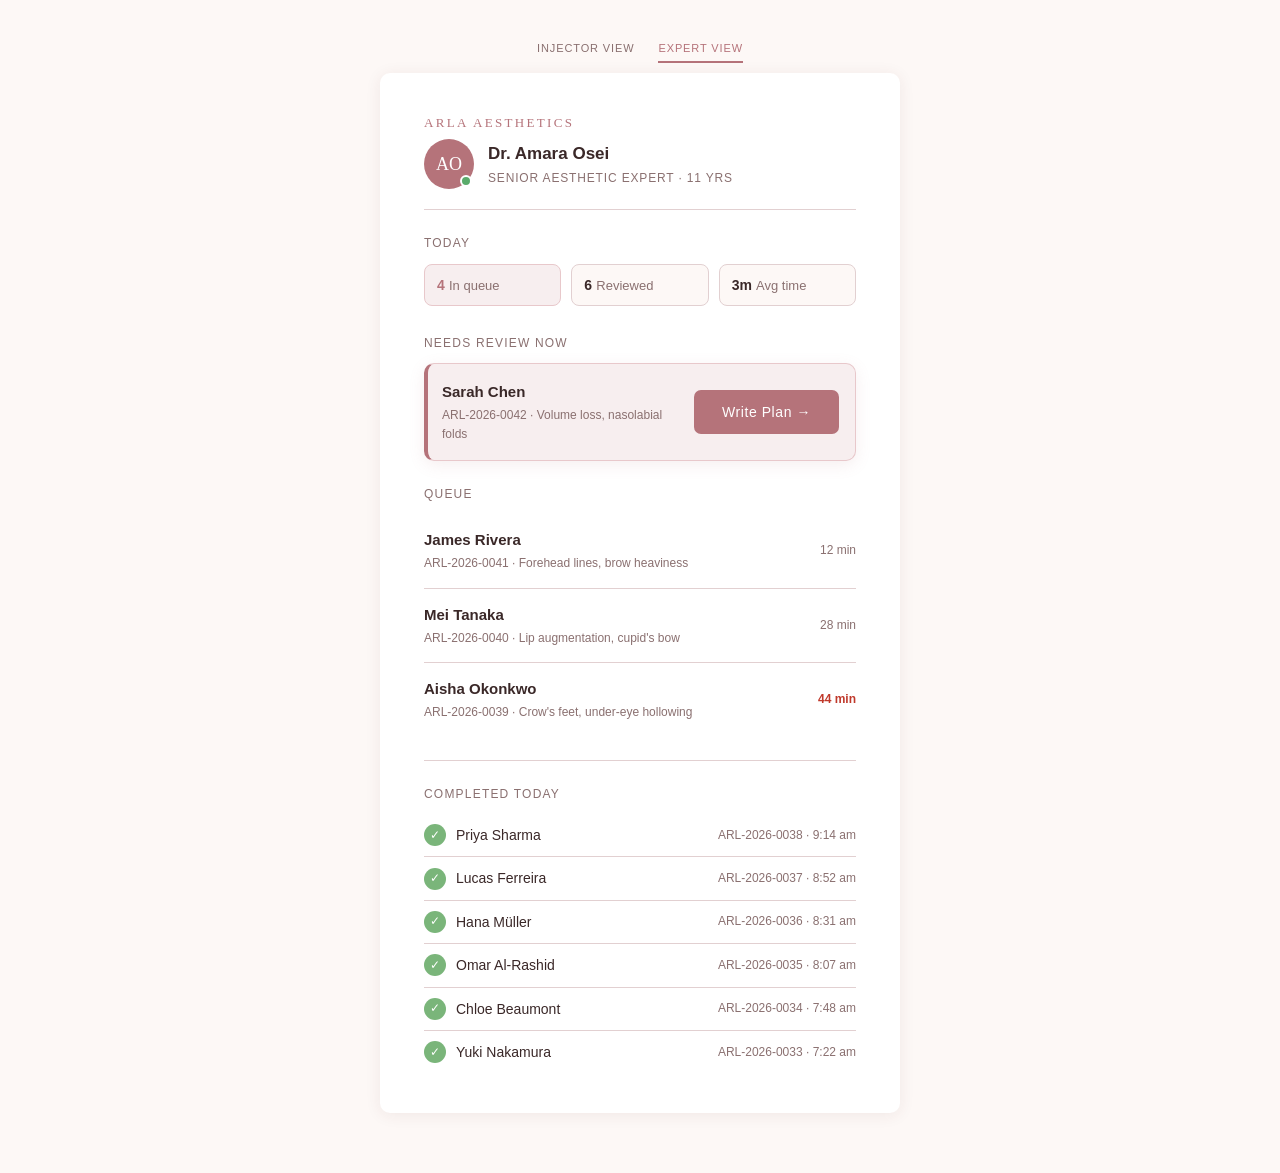
<file: expert-dashboard.html>
<!DOCTYPE html>
<html lang="en">
<head>
  <meta charset="UTF-8" />
  <meta name="viewport" content="width=device-width, initial-scale=1.0" />
  <title>Expert Dashboard — Arla Aesthetics</title>
  <link rel="stylesheet" href="style.css" />
  <style>
    /* ── Expert queue urgency indicator ── */
    .queue-item {
      display: flex;
      align-items: center;
      justify-content: space-between;
      gap: 12px;
      padding: 14px 0;
      border-bottom: 1px solid var(--color-border);
    }
    .queue-item:last-child {
      border-bottom: none;
    }
    .queue-item--urgent {
      background: var(--color-rose-pale);
      border: 1px solid var(--color-rose-light);
      border-left: 4px solid var(--color-rose);
      border-radius: var(--radius);
      padding: 16px 16px 16px 14px;
      margin-bottom: 8px;
      box-shadow: 0 4px 16px rgba(181, 115, 122, 0.12);
    }
    .queue-item-body { flex: 1; min-width: 0; }
    .queue-patient {
      font-size: 15px;
      font-weight: 600;
      color: var(--color-text);
      margin-bottom: 2px;
    }
    .queue-meta {
      font-size: 12px;
      color: var(--color-text-muted);
    }
    .queue-age {
      font-size: 12px;
      color: var(--color-text-muted);
      white-space: nowrap;
      flex-shrink: 0;
    }
    .queue-age--overdue {
      color: #c0392b;
      font-weight: 600;
    }

    /* ── Completed case row ── */
    .done-row {
      display: flex;
      align-items: center;
      gap: 10px;
      padding: 10px 0;
      border-bottom: 1px solid var(--color-border);
    }
    .done-row:last-child {
      border-bottom: none;
    }
    .done-check {
      width: 22px;
      height: 22px;
      border-radius: 50%;
      background: #7ab57a;
      color: #fff;
      font-size: 12px;
      display: flex;
      align-items: center;
      justify-content: center;
      flex-shrink: 0;
    }
    .done-patient {
      font-size: 14px;
      color: var(--color-text);
      flex: 1;
    }
    .done-meta {
      font-size: 12px;
      color: var(--color-text-muted);
    }

    /* ── Expert profile strip ── */
    .expert-profile {
      display: flex;
      align-items: center;
      gap: 14px;
      padding-bottom: 20px;
      border-bottom: 1px solid var(--color-border);
      margin-bottom: 0;
    }
    .expert-profile-avatar {
      width: 50px;
      height: 50px;
      border-radius: 50%;
      background: var(--color-rose);
      color: #fff;
      font-family: Georgia, serif;
      font-size: 18px;
      display: flex;
      align-items: center;
      justify-content: center;
      flex-shrink: 0;
      position: relative;
    }
    .expert-profile-avatar::after {
      content: '';
      position: absolute;
      bottom: 2px;
      right: 2px;
      width: 12px;
      height: 12px;
      border-radius: 50%;
      background: #5aab6b;
      border: 2px solid var(--color-card);
    }
    .expert-profile-name {
      font-size: 17px;
      font-weight: 600;
      color: var(--color-text);
      margin-bottom: 2px;
    }
    .expert-profile-title {
      font-size: 12px;
      text-transform: uppercase;
      letter-spacing: 0.07em;
      color: var(--color-text-muted);
    }
  </style>
</head>
<body>
  <div class="page-stack">
  <nav class="proto-nav">
    <a href="index.html">Injector View</a>
    <a href="expert-dashboard.html" class="active">Expert View</a>
  </nav>
  <div class="card">
    <p class="brand">Arla Aesthetics</p>

    <!-- Expert identity and online status -->
    <div class="expert-profile">
      <div class="expert-profile-avatar">AO</div>
      <div>
        <div class="expert-profile-name">Dr. Amara Osei</div>
        <div class="expert-profile-title">Senior Aesthetic Expert &middot; 11 yrs</div>
      </div>
    </div>

    <!-- Queue stats at a glance -->
    <p class="section-heading">Today</p>
    <div class="stat-strip">
      <div class="stat-item stat-item--ready">
        <span class="stat-number">4</span>
        <span class="stat-label">In queue</span>
      </div>
      <div class="stat-item">
        <span class="stat-number">6</span>
        <span class="stat-label">Reviewed</span>
      </div>
      <div class="stat-item">
        <span class="stat-number">3m</span>
        <span class="stat-label">Avg time</span>
      </div>
    </div>

    <!-- Highest-priority case — oldest in queue, needs a plan now -->
    <p class="section-heading" style="margin-top: 0;">Needs review now</p>
    <div class="queue-item queue-item--urgent">
      <div class="queue-item-body">
        <div class="queue-patient">Sarah Chen</div>
        <div class="queue-meta">ARL-2026-0042 &middot; Volume loss, nasolabial folds</div>
      </div>
      <a href="expert-annotation.html" class="btn btn-primary" style="width: auto; margin-top: 0; white-space: nowrap; text-decoration: none;">Write Plan &rarr;</a>
    </div>

    <!-- Remaining cases waiting in queue -->
    <p class="section-heading">Queue</p>
    <div class="case-list">
      <div class="queue-item">
        <div class="queue-item-body">
          <div class="queue-patient">James Rivera</div>
          <div class="queue-meta">ARL-2026-0041 &middot; Forehead lines, brow heaviness</div>
        </div>
        <span class="queue-age">12 min</span>
      </div>
      <div class="queue-item">
        <div class="queue-item-body">
          <div class="queue-patient">Mei Tanaka</div>
          <div class="queue-meta">ARL-2026-0040 &middot; Lip augmentation, cupid's bow</div>
        </div>
        <span class="queue-age">28 min</span>
      </div>
      <div class="queue-item">
        <div class="queue-item-body">
          <div class="queue-patient">Aisha Okonkwo</div>
          <div class="queue-meta">ARL-2026-0039 &middot; Crow's feet, under-eye hollowing</div>
        </div>
        <!-- Red text signals this case is approaching the 45-min SLA -->
        <span class="queue-age queue-age--overdue">44 min</span>
      </div>
    </div>

    <hr class="divider" />

    <!-- Completed plans from earlier today -->
    <p class="section-heading" style="margin-top: 0;">Completed today</p>
    <div>
      <div class="done-row">
        <div class="done-check">✓</div>
        <div class="done-patient">Priya Sharma</div>
        <div class="done-meta">ARL-2026-0038 &middot; 9:14 am</div>
      </div>
      <div class="done-row">
        <div class="done-check">✓</div>
        <div class="done-patient">Lucas Ferreira</div>
        <div class="done-meta">ARL-2026-0037 &middot; 8:52 am</div>
      </div>
      <div class="done-row">
        <div class="done-check">✓</div>
        <div class="done-patient">Hana Müller</div>
        <div class="done-meta">ARL-2026-0036 &middot; 8:31 am</div>
      </div>
      <div class="done-row">
        <div class="done-check">✓</div>
        <div class="done-patient">Omar Al-Rashid</div>
        <div class="done-meta">ARL-2026-0035 &middot; 8:07 am</div>
      </div>
      <div class="done-row">
        <div class="done-check">✓</div>
        <div class="done-patient">Chloe Beaumont</div>
        <div class="done-meta">ARL-2026-0034 &middot; 7:48 am</div>
      </div>
      <div class="done-row">
        <div class="done-check">✓</div>
        <div class="done-patient">Yuki Nakamura</div>
        <div class="done-meta">ARL-2026-0033 &middot; 7:22 am</div>
      </div>
    </div>


  </div>
  </div>
</body>
</html>
</file>
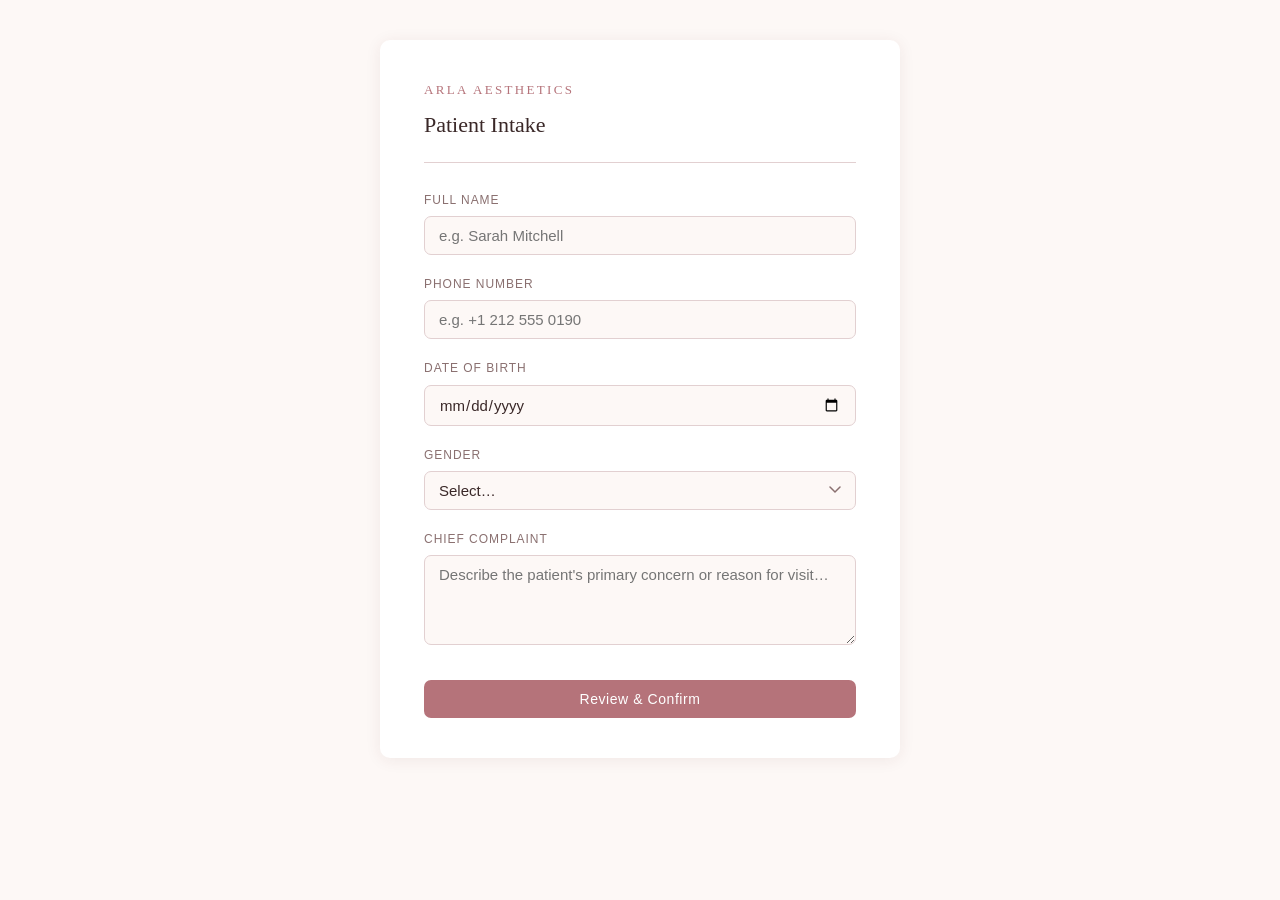
<file: facial-capture.html>
<!DOCTYPE html>
<html lang="en">
<head>
  <meta charset="UTF-8" />
  <meta name="viewport" content="width=device-width, initial-scale=1.0" />
  <title>Facial Capture — Arla Aesthetics</title>
  <link rel="stylesheet" href="style.css" />
  <style>
    .capture-frame {
      width: 100%;
      aspect-ratio: 3 / 4;
      max-height: 340px;
      background: #1a1a1a;
      border-radius: var(--radius);
      overflow: hidden;
      display: flex;
      align-items: center;
      justify-content: center;
      margin: 20px 0;
      position: relative;
    }

    .capture-video {
      width: 100%;
      height: 100%;
      object-fit: cover;
      /* mirror so it feels like a selfie camera */
      transform: scaleX(-1);
      display: block;
    }

    .cam-error {
      font-size: 13px;
      color: var(--color-text-muted);
      text-align: center;
      padding: 0 24px;
      line-height: 1.6;
    }

    .expr-name {
      font-family: Georgia, 'Times New Roman', serif;
      font-size: 18px;
      font-weight: normal;
      text-align: center;
      margin: 12px 0 4px;
      color: var(--color-text);
    }

    .expr-instruction {
      font-size: 14px;
      color: var(--color-text-muted);
      text-align: center;
      margin-bottom: 20px;
    }

    .cancel-link {
      text-align: center;
      margin-top: 18px;
      font-size: 13px;
    }

    .cancel-link a {
      color: var(--color-text-muted);
      text-decoration: none;
    }

    .cancel-link a:hover {
      color: var(--color-rose);
      text-decoration: underline;
    }

    /* ── Player control bar ── */

    .ctrl-bar {
      display: grid;
      grid-template-columns: 1fr auto 1fr;
      align-items: center;
      margin: 16px 0 6px;
      min-height: 72px;
    }

    .ctrl-slot {
      display: flex;
      align-items: center;
    }
    .ctrl-left  { justify-content: flex-start; }
    .ctrl-center { justify-content: center; }
    .ctrl-right { justify-content: flex-end; }

    .ctrl-btn {
      display: flex;
      align-items: center;
      justify-content: center;
      border: none;
      cursor: pointer;
      transition: background 0.18s, transform 0.1s, opacity 0.15s;
      flex-shrink: 0;
    }
    /* Author display: flex overrides UA [hidden] display: none — restore it */
    .ctrl-btn[hidden] { display: none; }
    .ctrl-btn:active { transform: scale(0.94); }

    /* Large center button — Capture / Resume */
    .ctrl-main {
      width: 64px;
      height: 64px;
      border-radius: 50%;
      background: var(--color-rose);
      color: #fff;
    }
    .ctrl-main:hover { background: #a0666c; }

    /* Small side buttons — Cancel / Pause */
    .ctrl-side {
      width: 44px;
      height: 44px;
      border-radius: 50%;
      background: transparent;
      border: 1.5px solid var(--color-rose);
      color: var(--color-rose);
    }
    .ctrl-side:hover { background: var(--color-rose-pale); }

    .btn-danger {
      background: var(--color-error);
      color: #fff;
      border: none;
      width: auto;
      padding: 11px 24px;
      border-radius: var(--radius);
      font-size: 14px;
      cursor: pointer;
      transition: background 0.18s;
    }
    .btn-danger:hover { background: #a93226; }

    .dialog-backdrop {
      position: fixed;
      inset: 0;
      background: rgba(58, 40, 40, 0.45);
      display: flex;
      align-items: center;
      justify-content: center;
      z-index: 100;
    }
    .dialog-backdrop[hidden] { display: none; }

    .dialog-box {
      background: var(--color-card);
      border-radius: var(--radius);
      padding: 28px 24px 24px;
      max-width: 320px;
      width: 90%;
      box-shadow: var(--shadow);
    }

    .dialog-title {
      font-family: Georgia, 'Times New Roman', serif;
      font-size: 18px;
      font-weight: normal;
      color: var(--color-text);
      margin: 0 0 10px;
    }

    .dialog-body {
      font-size: 14px;
      color: var(--color-text-muted);
      margin: 0 0 22px;
      line-height: 1.5;
    }

    .dialog-box .action-row .btn {
      width: auto;
    }
  </style>
</head>
<body>
  <!-- ── Capture screen (steps 1–7) ── -->
  <div class="card" id="capture-screen">
    <p class="brand">Arla Aesthetics</p>
    <h1>Facial Capture</h1>

    <div class="step-indicator">
      <span class="step-label" id="step-label">Expression 1 of 7</span>
      <div class="step-bar">
        <div class="step-bar-fill" id="step-bar-fill" style="width: 0%"></div>
      </div>
    </div>

    <h2 class="expr-name" id="expr-name"></h2>
    <p class="expr-instruction" id="expr-instruction"></p>

    <div class="capture-frame">
      <video id="capture-video" class="capture-video" autoplay playsinline muted></video>
      <p class="cam-error" id="cam-error" hidden>
        Camera access was denied or is unavailable.<br />
        Grant camera permission and reload to continue.
      </p>
    </div>

    <!-- Canvas is never displayed; used only to snapshot the video frame -->
    <canvas id="snap-canvas" hidden></canvas>

    <!-- Player-style control bar -->
    <div class="ctrl-bar">
      <div class="ctrl-slot ctrl-left">
        <!-- Cancel: appears after first capture -->
        <button id="cancel-btn" class="ctrl-btn ctrl-side" hidden aria-label="Cancel">
          <svg width="14" height="14" viewBox="0 0 14 14" fill="none">
            <line x1="2" y1="2" x2="12" y2="12" stroke="currentColor" stroke-width="2" stroke-linecap="round"/>
            <line x1="12" y1="2" x2="2" y2="12" stroke="currentColor" stroke-width="2" stroke-linecap="round"/>
          </svg>
        </button>
      </div>
      <div class="ctrl-slot ctrl-center">
        <!-- Capture: visible on load; hidden while paused -->
        <button id="capture-btn" class="ctrl-btn ctrl-main" aria-label="Capture">
          <svg width="22" height="22" viewBox="0 0 22 22">
            <circle cx="11" cy="11" r="8" fill="white" opacity="0.9"/>
          </svg>
        </button>
        <!-- Resume: hidden until paused -->
        <button id="resume-btn" class="ctrl-btn ctrl-main" hidden aria-label="Resume">
          <svg width="18" height="20" viewBox="0 0 18 20">
            <polygon points="3,1 17,10 3,19" fill="white"/>
          </svg>
        </button>
      </div>
      <div class="ctrl-slot ctrl-right">
        <!-- Pause: appears after first capture; hidden while paused -->
        <button id="pause-btn" class="ctrl-btn ctrl-side" hidden aria-label="Pause">
          <svg width="14" height="16" viewBox="0 0 14 16">
            <rect x="1" y="1" width="4" height="14" rx="1.5" fill="currentColor"/>
            <rect x="9" y="1" width="4" height="14" rx="1.5" fill="currentColor"/>
          </svg>
        </button>
      </div>
    </div>
  </div>

  <!-- Cancel confirmation dialog -->
  <div id="cancel-dialog" class="dialog-backdrop" hidden>
    <div class="dialog-box">
      <h2 class="dialog-title">Discard this scan session?</h2>
      <p class="dialog-body"></p>
      <div class="action-row">
        <button id="dialog-continue-btn" class="btn btn-secondary">Continue Scanning</button>
        <button id="dialog-discard-btn" class="btn btn-danger">Discard</button>
      </div>
    </div>
  </div>

  <script>
    const EXPRESSIONS = [
      { name: 'Neutral / Serious',     instruction: 'Relax your face completely. Look straight into the camera.' },
      { name: 'Raised Eyebrows',       instruction: 'Raise both eyebrows as high as possible, as if surprised.' },
      { name: 'Frown',                 instruction: 'Furrow your brows and frown, drawing your eyebrows together.' },
      { name: 'Smile',                 instruction: 'Give a natural, open-mouth smile.' },
      { name: 'Sad',                   instruction: 'Lower the corners of your mouth and look sad.' },
      { name: 'Left Side View (90°)',  instruction: 'Turn your head 90° to the left to show your full left profile.' },
      { name: 'Right Side View (90°)', instruction: 'Turn your head 90° to the right to show your full right profile.' },
    ];

    const TOTAL = EXPRESSIONS.length;

    const captureScreen  = document.getElementById('capture-screen');
    const stepLabel      = document.getElementById('step-label');
    const stepBarFill    = document.getElementById('step-bar-fill');
    const exprName       = document.getElementById('expr-name');
    const exprInstruct   = document.getElementById('expr-instruction');
    const video          = document.getElementById('capture-video');
    const camError       = document.getElementById('cam-error');
    const canvas         = document.getElementById('snap-canvas');
    const captureBtn     = document.getElementById('capture-btn');
    const pauseBtn       = document.getElementById('pause-btn');
    const cancelBtn      = document.getElementById('cancel-btn');
    const resumeBtn      = document.getElementById('resume-btn');
    const cancelDialog   = document.getElementById('cancel-dialog');
    const dialogBody     = cancelDialog.querySelector('.dialog-body');
    const dialogContinue = document.getElementById('dialog-continue-btn');
    const dialogDiscard  = document.getElementById('dialog-discard-btn');

    let snapshots = [];
    let stream = null;
    let recorder = null;
    const recordedChunks = [];
    let isPaused = false;

    // ── Retake mode detection ──
    const retakeRaw   = sessionStorage.getItem('arla_retake_index');
    const retakeMode  = retakeRaw !== null;
    const retakeIndex = retakeMode ? parseInt(retakeRaw, 10) : -1;

    // ── Guard: require session data ──
    // Accept a fresh intake submission, a returning patient, or a single-expression retake.
    const sessionRaw         = sessionStorage.getItem('arla_intake');
    const selectedPatientRaw = sessionStorage.getItem('arla_selected_patient');

    if (!sessionRaw && !selectedPatientRaw && !retakeMode) {
      window.location.href = 'intake-form.html';
    }

    // In retake mode arla_intake was already cleared; patient info lives in arla_capture.
    const intakeData  = retakeMode
      ? JSON.parse(sessionStorage.getItem('arla_capture') || '{}')
      : JSON.parse(sessionRaw || selectedPatientRaw || '{}');
    const patientName = intakeData.patientName || intakeData.name || 'Unknown patient';

    // Seed snapshots from existing capture so the retake only replaces one slot.
    if (retakeMode) {
      const existing = JSON.parse(sessionStorage.getItem('arla_capture') || '{}');
      snapshots = Array.isArray(existing.snapshots) ? [...existing.snapshots] : [];
    }

    let currentStep = retakeMode ? retakeIndex : 0;

    // ── Camera init ──
    async function startCamera() {
      try {
        stream = await navigator.mediaDevices.getUserMedia({
          video: { facingMode: 'user', width: { ideal: 1280 }, height: { ideal: 960 } },
        });
        video.srcObject = stream;
      } catch {
        video.hidden = true;
        camError.hidden = false;
        captureBtn.disabled = true;
        captureBtn.style.opacity = '0.4';
      }
    }

    // ── MediaRecorder: start on first expression of a full session ──
    function startRecording() {
      if (!window.MediaRecorder || !stream) return;
      try {
        const mimeType = [
          'video/webm;codecs=vp9',
          'video/webm;codecs=vp8',
          'video/webm',
          'video/mp4',
        ].find(t => MediaRecorder.isTypeSupported(t)) || '';

        recorder = new MediaRecorder(stream, mimeType ? { mimeType } : {});

        recorder.ondataavailable = e => {
          if (e.data && e.data.size > 0) recordedChunks.push(e.data);
        };

        // onstop fires asynchronously; build the blob URL here and pass it to finishCapture.
        recorder.onstop = () => {
          const blob = new Blob(recordedChunks, { type: recorder.mimeType || 'video/webm' });
          finishCapture(URL.createObjectURL(blob));
        };

        recorder.start();
      } catch {
        // Recording unavailable — finishCapture will be called without a video URL.
      }
    }

    // ── Save capture data and navigate to scan review ──
    function finishCapture(videoUrl = '') {
      sessionStorage.setItem('arla_capture', JSON.stringify({
        snapshots,
        videoUrl,
        patientName: intakeData.name      || intakeData.patientName || '',
        complaint:   intakeData.complaint || '',
        phone:       intakeData.phone     || '',
        dob:         intakeData.dob       || '',
        gender:      intakeData.gender    || '',
        submittedAt: new Date().toISOString(),
      }));
      sessionStorage.setItem('arla_scan_mode', 'submit');
      sessionStorage.removeItem('arla_intake');
      sessionStorage.removeItem('arla_selected_patient');
      window.location.href = 'scan-review.html';
    }

    // ── Render step ──
    function renderStep(index) {
      const expr = EXPRESSIONS[index];
      stepLabel.textContent    = `Expression ${index + 1} of ${TOTAL}`;
      stepBarFill.style.width  = `${(index / TOTAL) * 100}%`;
      exprName.textContent     = expr.name;
      exprInstruct.textContent = expr.instruction;
    }

    // ── Pause / Resume / Cancel ──

    pauseBtn.addEventListener('click', () => {
      isPaused = true;
      if (recorder && recorder.state === 'recording') recorder.pause();
      captureBtn.hidden = true;
      pauseBtn.hidden   = true;
      resumeBtn.hidden  = false;
    });

    resumeBtn.addEventListener('click', () => {
      isPaused = false;
      if (recorder && recorder.state === 'paused') recorder.resume();
      resumeBtn.hidden  = true;
      captureBtn.hidden = false;
      pauseBtn.hidden   = false;
      renderStep(currentStep);
    });

    cancelBtn.addEventListener('click', () => {
      dialogBody.textContent = retakeMode
        ? 'Discard this retake? The original capture will be kept.'
        : `${currentStep} of ${TOTAL} expressions have been captured. All progress will be lost.`;
      cancelDialog.hidden = false;
    });

    dialogContinue.addEventListener('click', () => {
      cancelDialog.hidden = true;
    });

    dialogDiscard.addEventListener('click', () => {
      if (stream) stream.getTracks().forEach(t => t.stop());
      if (retakeMode) {
        sessionStorage.removeItem('arla_retake_index');
        window.location.href = 'scan-review.html';
      } else {
        sessionStorage.removeItem('arla_intake');
        window.location.href = 'index.html';
      }
    });

    // ── Capture click ──
    captureBtn.addEventListener('click', () => {
      // Start full-session recording on the very first capture (not during retakes).
      if (currentStep === 0 && !retakeMode) {
        startRecording();
        cancelBtn.hidden = false;
        pauseBtn.hidden  = false;
      }

      // Snapshot: draw current video frame onto hidden canvas
      const vw = video.videoWidth  || 640;
      const vh = video.videoHeight || 480;
      canvas.width  = vw;
      canvas.height = vh;
      const ctx = canvas.getContext('2d');
      // Mirror the canvas draw to match the display
      ctx.translate(vw, 0);
      ctx.scale(-1, 1);
      ctx.drawImage(video, 0, 0, vw, vh);

      const dataURL = canvas.toDataURL('image/jpeg', 0.85);
      // Index assignment works for both normal (sequential) and retake (single slot) flows.
      snapshots[currentStep] = dataURL;

      currentStep++;

      if (retakeMode) {
        // Retake complete — write the updated snapshot back into arla_capture and return.
        const existing = JSON.parse(sessionStorage.getItem('arla_capture') || '{}');
        existing.snapshots = snapshots;
        sessionStorage.setItem('arla_capture', JSON.stringify(existing));
        sessionStorage.removeItem('arla_retake_index');
        if (stream) stream.getTracks().forEach(t => t.stop());
        window.location.href = 'scan-review.html';
      } else if (currentStep < TOTAL) {
        renderStep(currentStep);
        stepBarFill.style.width = `${(currentStep / TOTAL) * 100}%`;
      } else {
        // All expressions captured — stop recorder (onstop calls finishCapture) or finish directly.
        if (recorder && recorder.state !== 'inactive') {
          recorder.stop();
        } else {
          finishCapture('');
        }
      }
    });

    // ── Init ──
    renderStep(currentStep);
    startCamera();
    // Show cancel button immediately in retake mode so the user can abort before capturing.
    if (retakeMode) cancelBtn.hidden = false;
  </script>
</body>
</html>
</file>
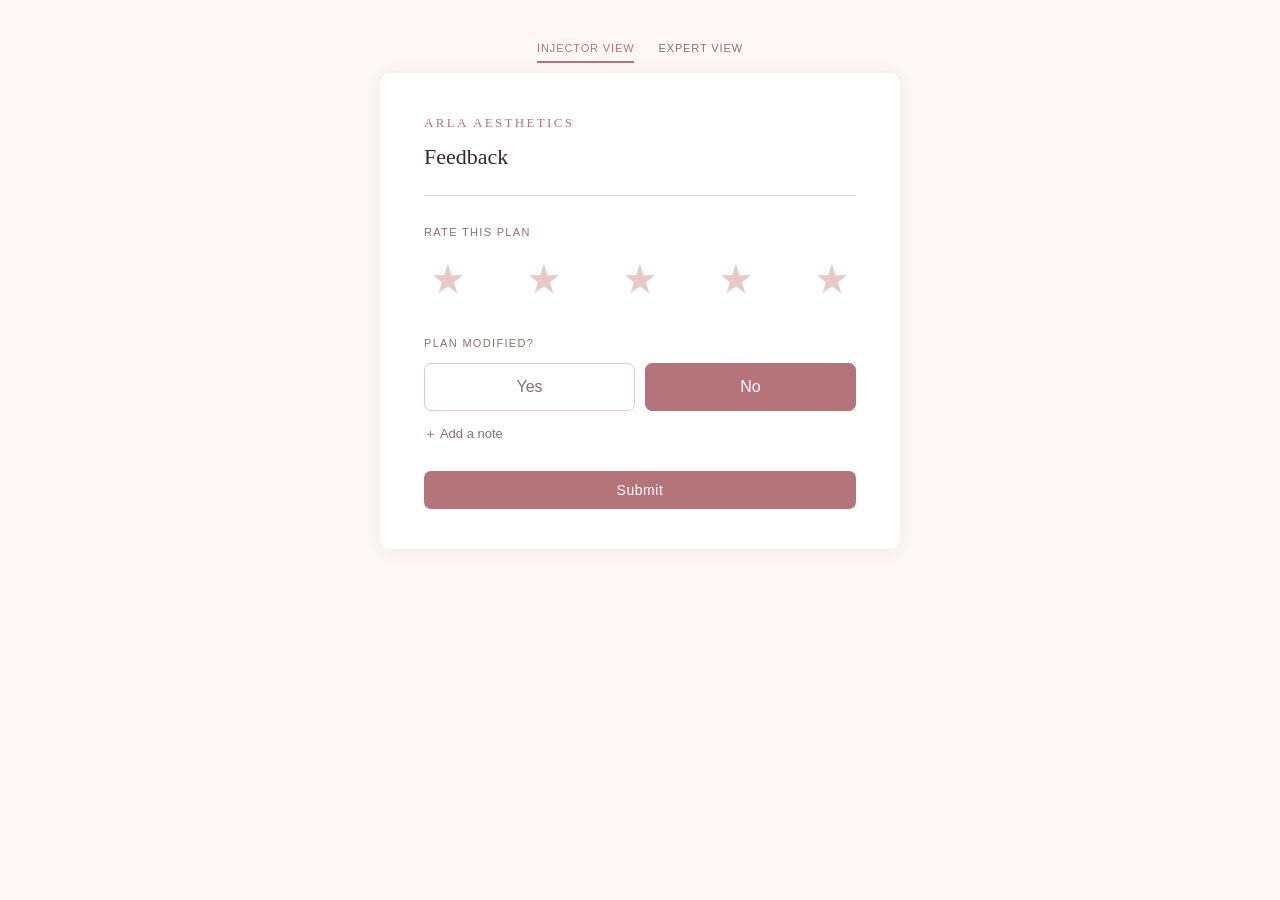
<file: feedback.html>
<!DOCTYPE html>
<html lang="en">
<head>
  <meta charset="UTF-8" />
  <meta name="viewport" content="width=device-width, initial-scale=1.0" />
  <title>Feedback — Arla Aesthetics</title>
  <link rel="stylesheet" href="style.css" />
</head>
<body>
  <div class="page-stack">
  <nav class="proto-nav">
    <a href="index.html" class="active">Injector View</a>
    <a href="expert-dashboard.html">Expert View</a>
  </nav>
  <div class="card">
    <p class="brand">Arla Aesthetics</p>
    <h1>Feedback</h1>
    <div id="feedback-form">

      <p class="feedback-section-label">Rate this plan</p>
      <div class="star-rating star-rating--quick" id="star-rating" role="radiogroup" aria-label="Rating">
        <button class="star" data-value="1" type="button" aria-label="1 star">★</button>
        <button class="star" data-value="2" type="button" aria-label="2 stars">★</button>
        <button class="star" data-value="3" type="button" aria-label="3 stars">★</button>
        <button class="star" data-value="4" type="button" aria-label="4 stars">★</button>
        <button class="star" data-value="5" type="button" aria-label="5 stars">★</button>
      </div>

      <p class="feedback-section-label">Plan modified?</p>
      <div class="btn-toggle-group btn-toggle-group--quick">
        <button class="btn-toggle btn-toggle--quick" data-modified="yes" type="button">Yes</button>
        <!-- Pre-selected: most treatments follow the plan without modification -->
        <button class="btn-toggle btn-toggle--quick selected" data-modified="no" type="button">No</button>
      </div>

      <button id="btn-add-note" class="btn-add-note" type="button">＋ Add a note</button>
      <div id="note-field" hidden>
        <textarea id="comment" name="comment" rows="3"
          placeholder="Any observations about the plan or outcome…"
          style="margin-bottom: 20px;"></textarea>
      </div>

      <button id="btn-submit" type="button" class="btn btn-primary">Submit</button>
    </div>

    <div id="feedback-success" hidden>
      <p class="success-msg">Thank you. Your feedback has been recorded.</p>
      <a href="index.html" class="btn btn-secondary" style="text-decoration: none;">Back to overview</a>
    </div>
  </div>
  </div>

  <script>
    const stars = document.querySelectorAll('.star');
    const toggles = document.querySelectorAll('.btn-toggle');
    let rating = 0;
    // "No" is pre-selected; track the current modified state to match
    let modified = 'no';

    stars.forEach(star => {
      const val = Number(star.dataset.value);

      star.addEventListener('mouseenter', () => {
        stars.forEach(s => s.classList.toggle('active', Number(s.dataset.value) <= val));
      });

      star.addEventListener('click', () => {
        rating = val;
        stars.forEach(s => s.classList.toggle('active', Number(s.dataset.value) <= rating));
      });
    });

    document.getElementById('star-rating').addEventListener('mouseleave', () => {
      stars.forEach(s => s.classList.toggle('active', Number(s.dataset.value) <= rating));
    });

    toggles.forEach(btn => {
      btn.addEventListener('click', () => {
        toggles.forEach(b => b.classList.remove('selected'));
        btn.classList.add('selected');
        modified = btn.dataset.modified;
      });
    });

    document.getElementById('btn-add-note').addEventListener('click', function () {
      const field = document.getElementById('note-field');
      field.hidden = false;
      this.hidden = true;
      document.getElementById('comment').focus();
    });

    document.getElementById('btn-submit').addEventListener('click', async () => {
      const payload = {
        rating,
        modified,
        comment: document.getElementById('comment').value.trim(),
        timestamp: new Date().toISOString(),
      };

      try {
        await fetch('https://yoavcohen.app.n8n.cloud/webhook/arla-feedback', {
          method: 'POST',
          headers: { 'Content-Type': 'application/json' },
          body: JSON.stringify(payload),
        });
      } catch (err) {
        console.error('Feedback webhook failed:', err);
      }

      document.getElementById('feedback-form').hidden = true;
      document.getElementById('feedback-success').hidden = false;
    });
  </script>
</body>
</html>
</file>
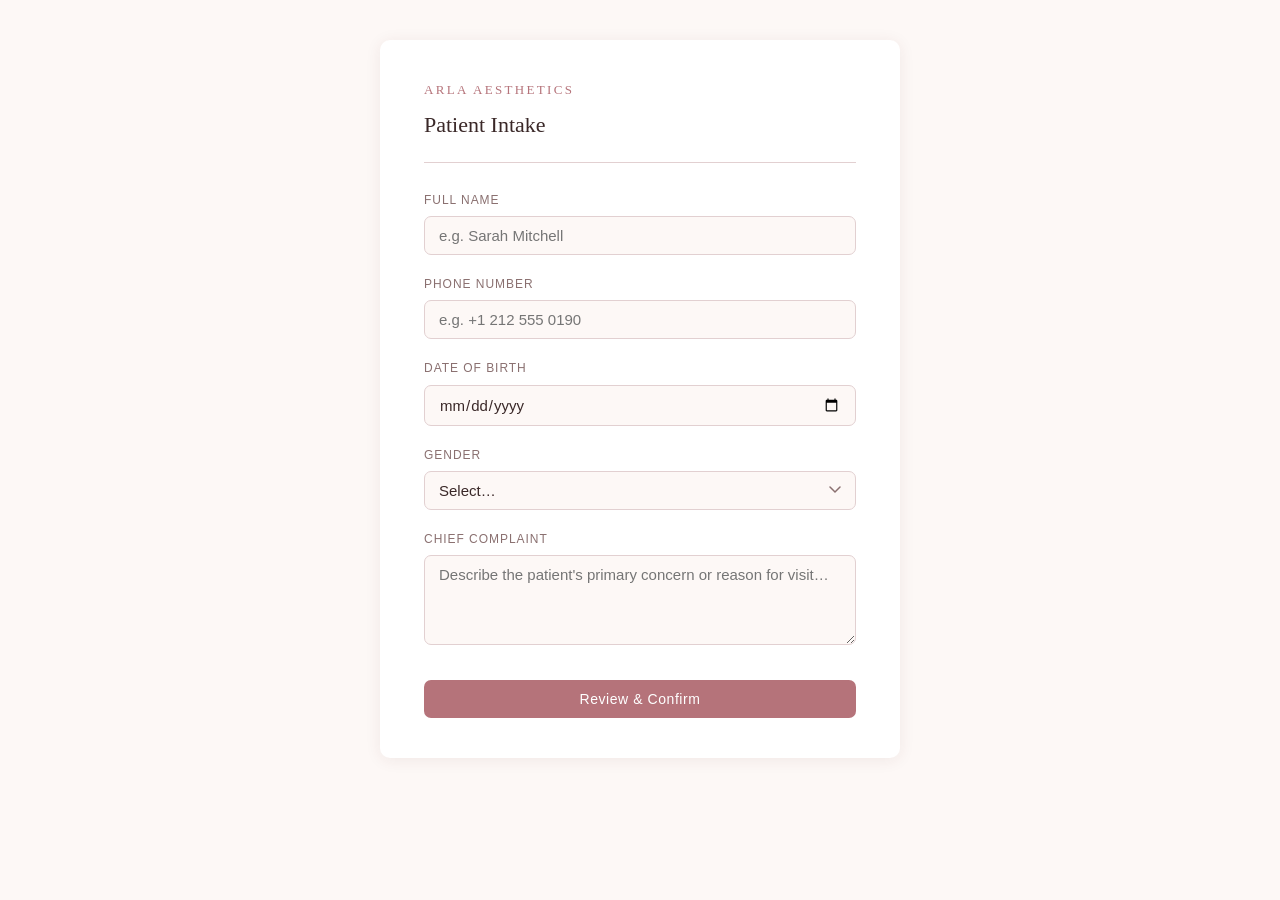
<file: intake-confirm.html>
<!DOCTYPE html>
<html lang="en">
<head>
  <meta charset="UTF-8" />
  <meta name="viewport" content="width=device-width, initial-scale=1.0" />
  <title>Confirm Intake — Arla Aesthetics</title>
  <link rel="stylesheet" href="style.css" />
</head>
<body>
  <div class="card" id="confirm-container">
    <p class="brand">Arla Aesthetics</p>
    <h1>Review Patient Details</h1>


    <div class="confirm-summary">

      <div class="confirm-row">
        <span class="confirm-label">Full Name</span>
        <span class="confirm-value" id="cv-name"></span>
      </div>

      <div class="confirm-row">
        <span class="confirm-label">Phone</span>
        <span class="confirm-value" id="cv-phone"></span>
      </div>

      <div class="confirm-row">
        <span class="confirm-label">Date of Birth</span>
        <span class="confirm-value" id="cv-dob"></span>
      </div>

      <div class="confirm-row">
        <span class="confirm-label">Gender</span>
        <span class="confirm-value" id="cv-gender"></span>
      </div>

      <div class="confirm-row complaint-row">
        <span class="confirm-label">Chief Complaint</span>
        <span class="confirm-value" id="cv-complaint"></span>
      </div>

      <div class="confirm-row">
        <span class="confirm-label">Case Created</span>
        <span class="confirm-value confirm-value--meta" id="cv-created-at"></span>
      </div>

    </div>

    <div class="action-row">
      <button class="btn btn-secondary" id="btn-edit">Edit</button>
      <button class="btn btn-primary" id="btn-confirm" style="width:auto;">Confirm &amp; Start Case</button>
    </div>
  </div>

  <script src="intake.js"></script>
</body>
</html>
</file>
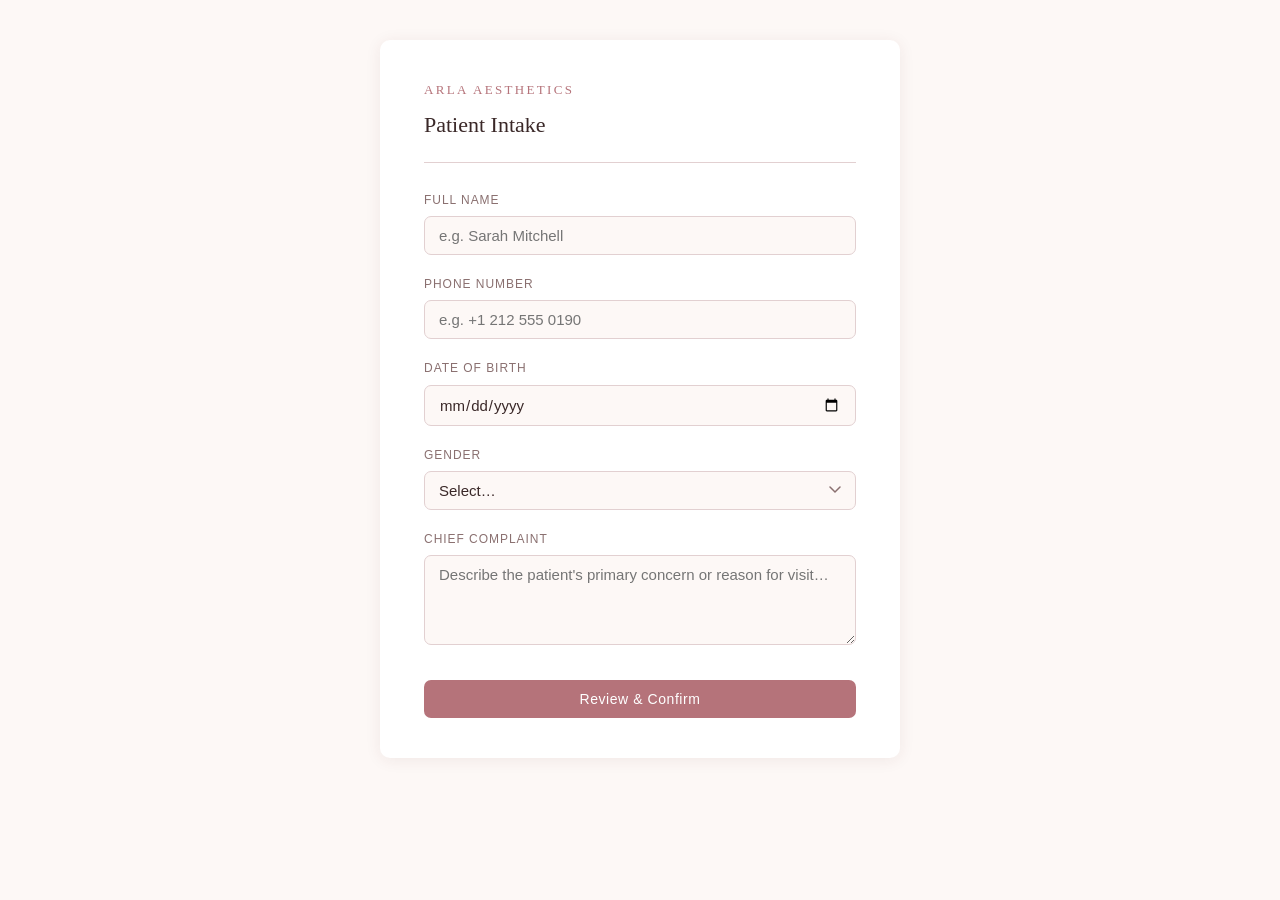
<file: intake-form.html>
<!DOCTYPE html>
<html lang="en">
<head>
  <meta charset="UTF-8" />
  <meta name="viewport" content="width=device-width, initial-scale=1.0" />
  <title>Patient Intake — Arla Aesthetics</title>
  <link rel="stylesheet" href="style.css" />
  <style>
    .duplicate-warning {
      display: none;
      background: #fdf6e3;
      border: 1.5px solid #d4a843;
      border-radius: 7px;
      padding: 12px 14px;
      margin-top: 8px;
      font-size: 14px;
      color: var(--color-text);
      line-height: 1.5;
    }
    .duplicate-warning.visible { display: block; }
    .dup-actions {
      display: flex;
      gap: 8px;
      margin-top: 10px;
      flex-wrap: wrap;
    }
    .btn-warn-open {
      background: #d4a843;
      color: #fff;
      border: none;
      border-radius: 6px;
      padding: 7px 14px;
      font-size: 13px;
      font-family: inherit;
      cursor: pointer;
      text-decoration: none;
      display: inline-block;
      font-weight: 500;
    }
    .btn-warn-open:hover { background: #bb9034; }
    .btn-warn-dismiss {
      background: transparent;
      color: var(--color-text-muted);
      border: 1.5px solid var(--color-border);
      border-radius: 6px;
      padding: 7px 14px;
      font-size: 13px;
      font-family: inherit;
      cursor: pointer;
    }
    .btn-warn-dismiss:hover { border-color: var(--color-text-muted); color: var(--color-text); }
  </style>
</head>
<body>
  <div class="card">
    <p class="brand">Arla Aesthetics</p>
    <h1>Patient Intake</h1>


    <form id="intake-form" novalidate>

      <div class="field">
        <label for="name">Full Name</label>
        <input
          type="text"
          id="name"
          name="name"
          placeholder="e.g. Sarah Mitchell"
          autocomplete="name"
        />
        <span class="error-msg" id="name-error"></span>
      </div>

      <div class="field">
        <label for="phone">Phone Number</label>
        <input
          type="tel"
          id="phone"
          name="phone"
          placeholder="e.g. +1 212 555 0190"
          autocomplete="tel"
        />
        <span class="error-msg" id="phone-error"></span>
        <div class="duplicate-warning" id="phone-duplicate">
          <p>A patient with this number already exists: <strong class="dup-name"></strong>. Open their folder instead?</p>
          <div class="dup-actions">
            <a href="patient-folder.html" class="btn-warn-open">Open Patient</a>
            <button type="button" class="btn-warn-dismiss" id="dup-continue">Continue Anyway</button>
          </div>
        </div>
      </div>

      <div class="field">
        <label for="dob">Date of Birth</label>
        <input
          type="date"
          id="dob"
          name="dob"
          autocomplete="bday"
        />
        <span class="error-msg" id="dob-error"></span>
      </div>

      <div class="field">
        <label for="gender">Gender</label>
        <select id="gender" name="gender">
          <option value="">Select…</option>
          <option value="Female">Female</option>
          <option value="Male">Male</option>
          <option value="Non-binary">Non-binary</option>
          <option value="Prefer not to say">Prefer not to say</option>
        </select>
        <span class="error-msg" id="gender-error"></span>
      </div>

      <div class="field">
        <label for="complaint">Chief Complaint</label>
        <textarea
          id="complaint"
          name="complaint"
          placeholder="Describe the patient's primary concern or reason for visit…"
        ></textarea>
        <span class="error-msg" id="complaint-error"></span>
      </div>

      <button type="submit" class="btn btn-primary">Review &amp; Confirm</button>

    </form>
  </div>

  <script src="intake.js"></script>
</body>
</html>
</file>
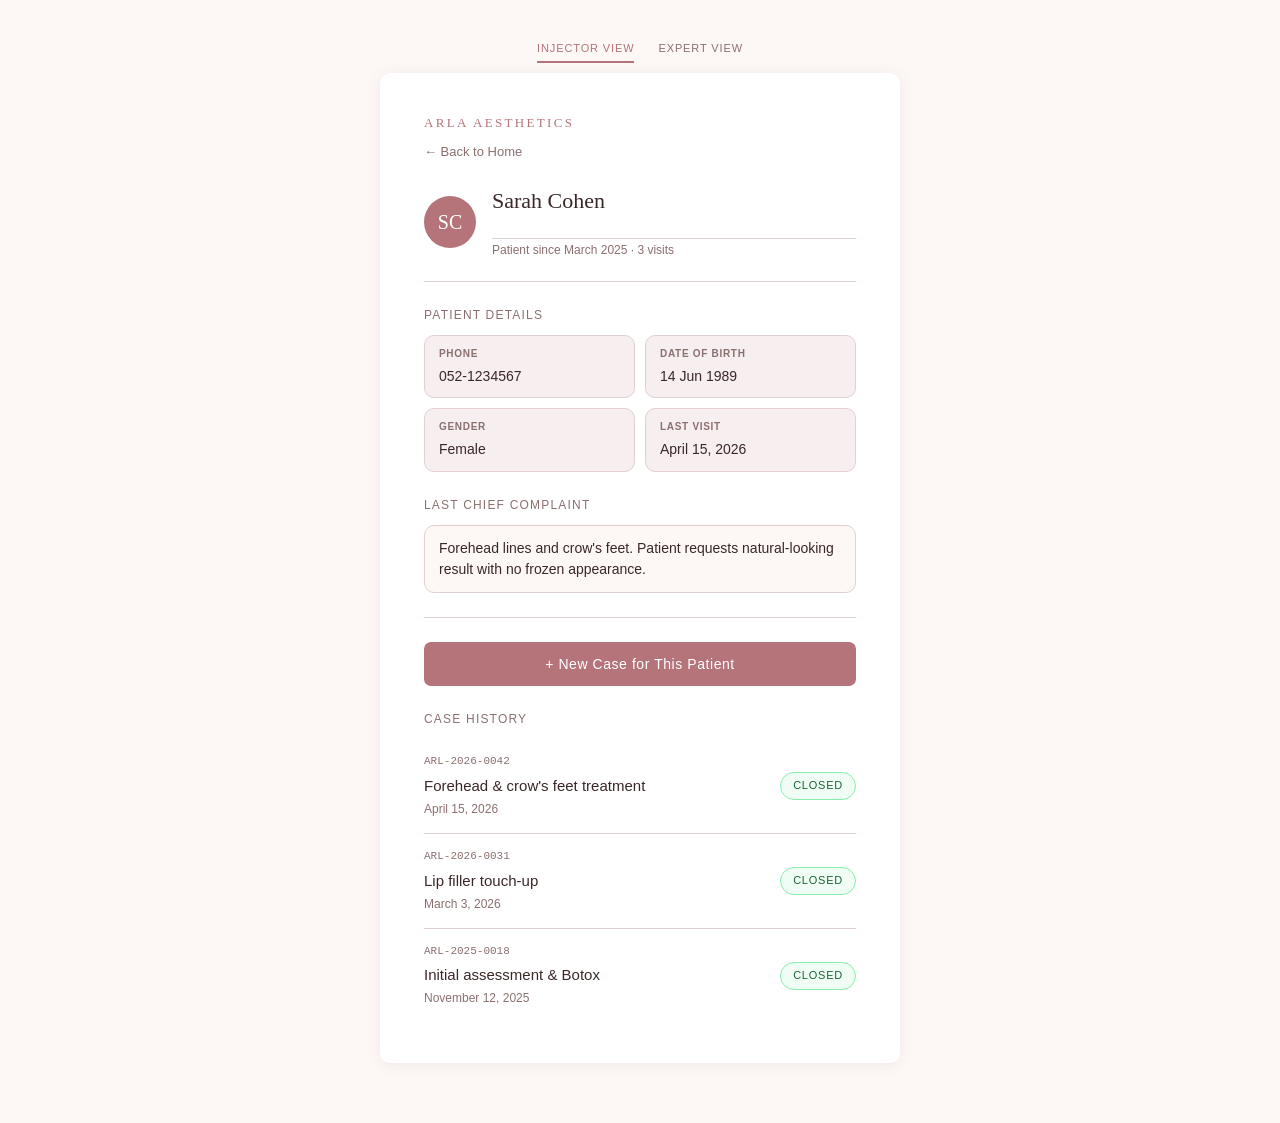
<file: patient-folder.html>
<!DOCTYPE html>
<html lang="en">
<head>
  <meta charset="UTF-8" />
  <meta name="viewport" content="width=device-width, initial-scale=1.0" />
  <title>Patient Folder — Arla Aesthetics</title>
  <link rel="stylesheet" href="style.css" />
  <style>
    .patient-avatar {
      width: 52px;
      height: 52px;
      border-radius: 50%;
      background: var(--color-rose);
      color: #fff;
      font-family: Georgia, serif;
      font-size: 20px;
      display: flex;
      align-items: center;
      justify-content: center;
      flex-shrink: 0;
    }

    .patient-header {
      display: flex;
      align-items: center;
      gap: 16px;
      margin-bottom: 24px;
      padding-bottom: 20px;
      border-bottom: 1px solid var(--color-border);
    }

    .patient-header-info {
      flex: 1;
    }

    .patient-header-name {
      font-family: Georgia, 'Times New Roman', serif;
      font-size: 22px;
      font-weight: normal;
      color: var(--color-text);
      margin: 0 0 2px;
    }

    .patient-header-meta {
      font-size: 12px;
      color: var(--color-text-muted);
    }

    .info-grid {
      display: grid;
      grid-template-columns: 1fr 1fr;
      gap: 10px;
      margin-bottom: 24px;
    }

    .info-item {
      background: var(--color-rose-pale);
      border: 1px solid var(--color-border);
      border-radius: var(--radius);
      padding: 10px 14px;
    }

    .info-label {
      font-size: 10px;
      font-weight: 600;
      text-transform: uppercase;
      letter-spacing: 0.07em;
      color: var(--color-text-muted);
      margin-bottom: 3px;
    }

    .info-value {
      font-size: 14px;
      color: var(--color-text);
    }

    /* Case history rows */
    .case-history-row {
      display: flex;
      align-items: center;
      justify-content: space-between;
      gap: 12px;
      padding: 14px 0;
      border-bottom: 1px solid var(--color-border);
    }

    .case-history-row:last-child {
      border-bottom: none;
    }

    .case-history-id {
      font-size: 11px;
      font-family: monospace;
      color: var(--color-text-muted);
      margin-bottom: 3px;
    }

    .case-history-date {
      font-size: 12px;
      color: var(--color-text-muted);
      margin-top: 2px;
    }

    .status-closed {
      background: #f0fdf4;
      color: #166534;
      border: 1px solid #86efac;
      border-radius: 20px;
      font-size: 11px;
      letter-spacing: 0.07em;
      text-transform: uppercase;
      padding: 4px 12px;
      white-space: nowrap;
    }

    .status-in-review {
      background: #fffbeb;
      color: #92400e;
      border: 1px solid #fcd34d;
      border-radius: 20px;
      font-size: 11px;
      letter-spacing: 0.07em;
      text-transform: uppercase;
      padding: 4px 12px;
      white-space: nowrap;
    }

    .back-link {
      display: inline-flex;
      align-items: center;
      gap: 6px;
      font-size: 13px;
      color: var(--color-text-muted);
      text-decoration: none;
      margin-bottom: 20px;
    }

    .back-link:hover {
      color: var(--color-rose);
    }

    .complaint-block {
      background: var(--color-bg);
      border: 1px solid var(--color-border);
      border-radius: var(--radius);
      padding: 12px 14px;
      font-size: 14px;
      color: var(--color-text);
      line-height: 1.5;
    }
  </style>
</head>
<body>
  <div class="page-stack">
    <nav class="proto-nav">
      <a href="index.html" class="active">Injector View</a>
      <a href="expert-dashboard.html">Expert View</a>
    </nav>
    <div class="card">
      <p class="brand">Arla Aesthetics</p>

      <a href="index.html" class="back-link">&#8592; Back to Home</a>

      <!-- Patient identity header -->
      <div class="patient-header">
        <div class="patient-avatar">SC</div>
        <div class="patient-header-info">
          <h1 class="patient-header-name">Sarah Cohen</h1>
          <div class="patient-header-meta">Patient since March 2025 &middot; 3 visits</div>
        </div>
      </div>

      <!-- Demographic details -->
      <p class="section-heading" style="margin-top: 0;">Patient Details</p>
      <div class="info-grid">
        <div class="info-item">
          <div class="info-label">Phone</div>
          <div class="info-value">052-1234567</div>
        </div>
        <div class="info-item">
          <div class="info-label">Date of Birth</div>
          <div class="info-value">14 Jun 1989</div>
        </div>
        <div class="info-item">
          <div class="info-label">Gender</div>
          <div class="info-value">Female</div>
        </div>
        <div class="info-item">
          <div class="info-label">Last Visit</div>
          <div class="info-value">April 15, 2026</div>
        </div>
      </div>

      <!-- Chief complaint for last visit -->
      <p class="section-heading">Last Chief Complaint</p>
      <div class="complaint-block">
        Forehead lines and crow's feet. Patient requests natural-looking result with no frozen appearance.
      </div>

      <hr class="divider" />

      <!-- Start new case CTA -->
      <a id="new-case-btn" href="facial-capture.html" class="btn btn-primary" style="display: block; text-align: center; text-decoration: none; margin-bottom: 24px;">+ New Case for This Patient</a>

      <!-- Case history -->
      <p class="section-heading" style="margin-top: 0;">Case History</p>
      <div class="case-history-row">
        <div>
          <div class="case-history-id">ARL-2026-0042</div>
          <div class="case-name">Forehead &amp; crow's feet treatment</div>
          <div class="case-history-date">April 15, 2026</div>
        </div>
        <span class="status-closed">Closed</span>
      </div>
      <div class="case-history-row">
        <div>
          <div class="case-history-id">ARL-2026-0031</div>
          <div class="case-name">Lip filler touch-up</div>
          <div class="case-history-date">March 3, 2026</div>
        </div>
        <span class="status-closed">Closed</span>
      </div>
      <div class="case-history-row">
        <div>
          <div class="case-history-id">ARL-2025-0018</div>
          <div class="case-name">Initial assessment &amp; Botox</div>
          <div class="case-history-date">November 12, 2025</div>
        </div>
        <span class="status-closed">Closed</span>
      </div>
    </div>
  </div>

  <script>
    document.getElementById('new-case-btn').addEventListener('click', function(e) {
      e.preventDefault();
      sessionStorage.setItem('arla_selected_patient', JSON.stringify({
        name:   'Sarah Cohen',
        phone:  '052-1234567',
        dob:    '1989-06-14',
        gender: 'Female',
      }));
      window.location.href = 'facial-capture.html';
    });
  </script>
</body>
</html>
</file>
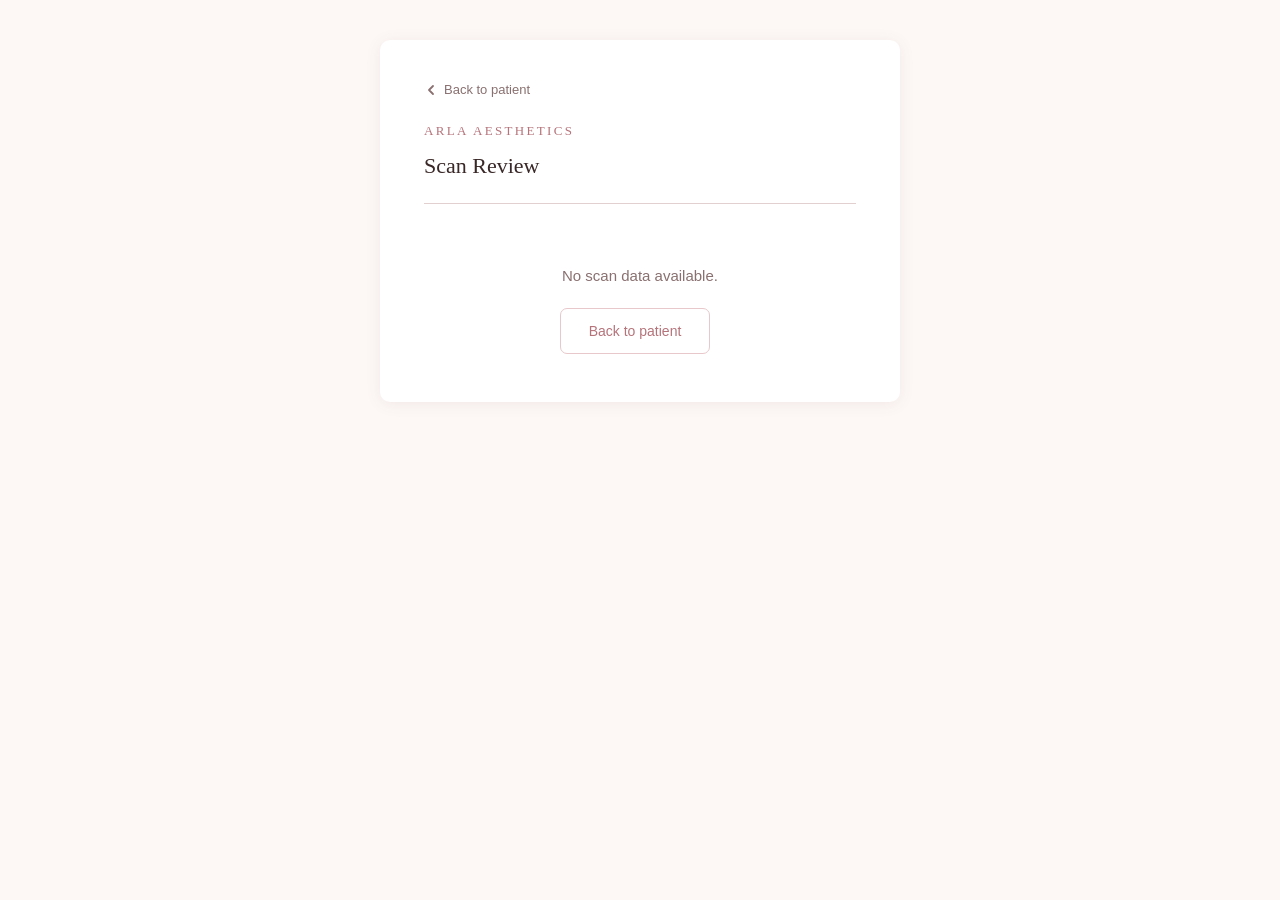
<file: scan-review.html>
<!DOCTYPE html>
<html lang="en">
<head>
  <meta charset="UTF-8" />
  <meta name="viewport" content="width=device-width, initial-scale=1.0" />
  <title>Scan Review — Arla Aesthetics</title>
  <link rel="stylesheet" href="style.css" />
  <style>
    .back-link {
      display: inline-flex;
      align-items: center;
      gap: 6px;
      font-size: 13px;
      color: var(--color-text-muted);
      text-decoration: none;
      margin-bottom: 20px;
    }
    .back-link:hover { color: var(--color-rose); }

    .section-label {
      font-size: 11px;
      text-transform: uppercase;
      letter-spacing: 0.1em;
      color: var(--color-text-muted);
      margin-bottom: 10px;
    }

    /* Full-session video player */
    .review-video {
      width: 100%;
      border-radius: var(--radius);
      background: #1a1a1a;
      display: block;
      max-height: 300px;
      object-fit: contain;
    }

    /* Shown when no video blob URL is available */
    .no-video-note {
      font-size: 13px;
      font-style: italic;
      color: var(--color-text-muted);
      padding: 14px 0 2px;
    }

    /* Divider between video and grid sections */
    .section-divider {
      margin: 24px 0;
    }

    /* 2-column × 4-row grid for 7 expression thumbnails */
    .thumb-grid {
      display: grid;
      grid-template-columns: repeat(2, 1fr);
      gap: 14px;
    }

    .thumb-item {
      display: flex;
      flex-direction: column;
      align-items: center;
      gap: 7px;
    }

    .thumb-frame {
      width: 100%;
      aspect-ratio: 3 / 4;
      object-fit: cover;
      border-radius: 8px;
      background: var(--color-border);
      display: block;
    }

    .thumb-label {
      font-size: 11px;
      color: var(--color-text-muted);
      text-align: center;
      text-transform: uppercase;
      letter-spacing: 0.06em;
      line-height: 1.3;
    }

    /* Retake button — submit mode only, shown below each thumbnail label */
    .retake-btn {
      font-size: 11px;
      padding: 4px 10px;
      border-radius: 6px;
      border: 1px solid var(--color-rose-light);
      background: transparent;
      color: var(--color-rose);
      cursor: pointer;
      font-family: inherit;
      transition: background 0.15s, color 0.15s;
      margin-top: 2px;
    }
    .retake-btn:hover {
      background: var(--color-rose);
      color: #fff;
    }

    /* Empty state — shown when no arla_capture data exists */
    .empty-state {
      text-align: center;
      padding: 32px 0 8px;
    }

    .empty-state p {
      font-size: 15px;
      color: var(--color-text-muted);
      margin-bottom: 20px;
    }
  </style>
</head>
<body>
  <div class="card" id="mainCard">
    <a href="patient-folder.html" class="back-link">
      <svg width="14" height="14" viewBox="0 0 14 14" fill="none" aria-hidden="true">
        <path d="M9 11L5 7l4-4" stroke="currentColor" stroke-width="1.8" stroke-linecap="round" stroke-linejoin="round"/>
      </svg>
      Back to patient
    </a>

    <p class="brand">Arla Aesthetics</p>
    <h1 id="scanTitle">Scan Review</h1>

    <!-- Content injected by JS below -->
  </div>

  <script>
    const EXPRESSIONS = [
      'Neutral / Serious',
      'Raised Eyebrows',
      'Frown',
      'Smile',
      'Sad',
      'Left Side (90°)',
      'Right Side (90°)',
    ];

    // ── Mode detection ──
    const mode     = sessionStorage.getItem('arla_scan_mode') || 'review';
    const isSubmit = mode === 'submit';

    const card = document.getElementById('mainCard');
    const raw  = sessionStorage.getItem('arla_capture');

    // Title and back-link visibility depend on mode
    document.getElementById('scanTitle').textContent = isSubmit ? 'Review Captures' : 'Scan Review';
    document.querySelector('.back-link').hidden = isSubmit;

    if (!raw) {
      // ── Empty state ──
      const empty = document.createElement('div');
      empty.className = 'empty-state';
      empty.innerHTML =
        '<p>No scan data available.</p>' +
        '<a href="patient-folder.html" class="btn btn-secondary" ' +
        'style="display:inline-block;text-decoration:none;">Back to patient</a>';
      card.appendChild(empty);
    } else {
      const { snapshots = [], videoUrl } = JSON.parse(raw);

      // ── Video section ──
      const videoLabel = document.createElement('p');
      videoLabel.className = 'section-label';
      videoLabel.textContent = 'Full Session Recording';
      card.appendChild(videoLabel);

      if (videoUrl) {
        const vid = document.createElement('video');
        vid.className = 'review-video';
        vid.src       = videoUrl;
        vid.controls  = true;
        card.appendChild(vid);
      } else {
        const note = document.createElement('p');
        note.className   = 'no-video-note';
        note.textContent = 'Video submitted with case';
        card.appendChild(note);
      }

      // ── Divider ──
      const hr = document.createElement('hr');
      hr.className = 'divider section-divider';
      card.appendChild(hr);

      // ── Expression thumbnails ──
      const gridLabel = document.createElement('p');
      gridLabel.className = 'section-label';
      gridLabel.textContent = 'Captured Expressions';
      card.appendChild(gridLabel);

      const grid = document.createElement('div');
      grid.className = 'thumb-grid';

      EXPRESSIONS.forEach((label, i) => {
        const item = document.createElement('div');
        item.className = 'thumb-item';

        const img = document.createElement('img');
        img.className = 'thumb-frame';
        img.alt = label;
        img.src = snapshots[i] || '';

        const span = document.createElement('span');
        span.className   = 'thumb-label';
        span.textContent = label;

        item.append(img, span);

        // Retake button — submit mode only; stores the expression index and goes back to capture.
        if (isSubmit) {
          const btn = document.createElement('button');
          btn.className   = 'retake-btn';
          btn.textContent = 'Retake';
          btn.addEventListener('click', () => {
            sessionStorage.setItem('arla_retake_index', String(i));
            window.location.href = 'facial-capture.html';
          });
          item.appendChild(btn);
        }

        grid.appendChild(item);
      });

      card.appendChild(grid);

      // ── Submit Case button — submit mode only ──
      if (isSubmit) {
        const submitBtn = document.createElement('button');
        submitBtn.className   = 'btn btn-primary';
        submitBtn.textContent = 'Submit Case';
        submitBtn.style.marginTop = '24px';
        submitBtn.addEventListener('click', () => {
          window.location.href = 'case-submitted.html';
        });
        card.appendChild(submitBtn);
      }
    }
  </script>
</body>
</html>
</file>
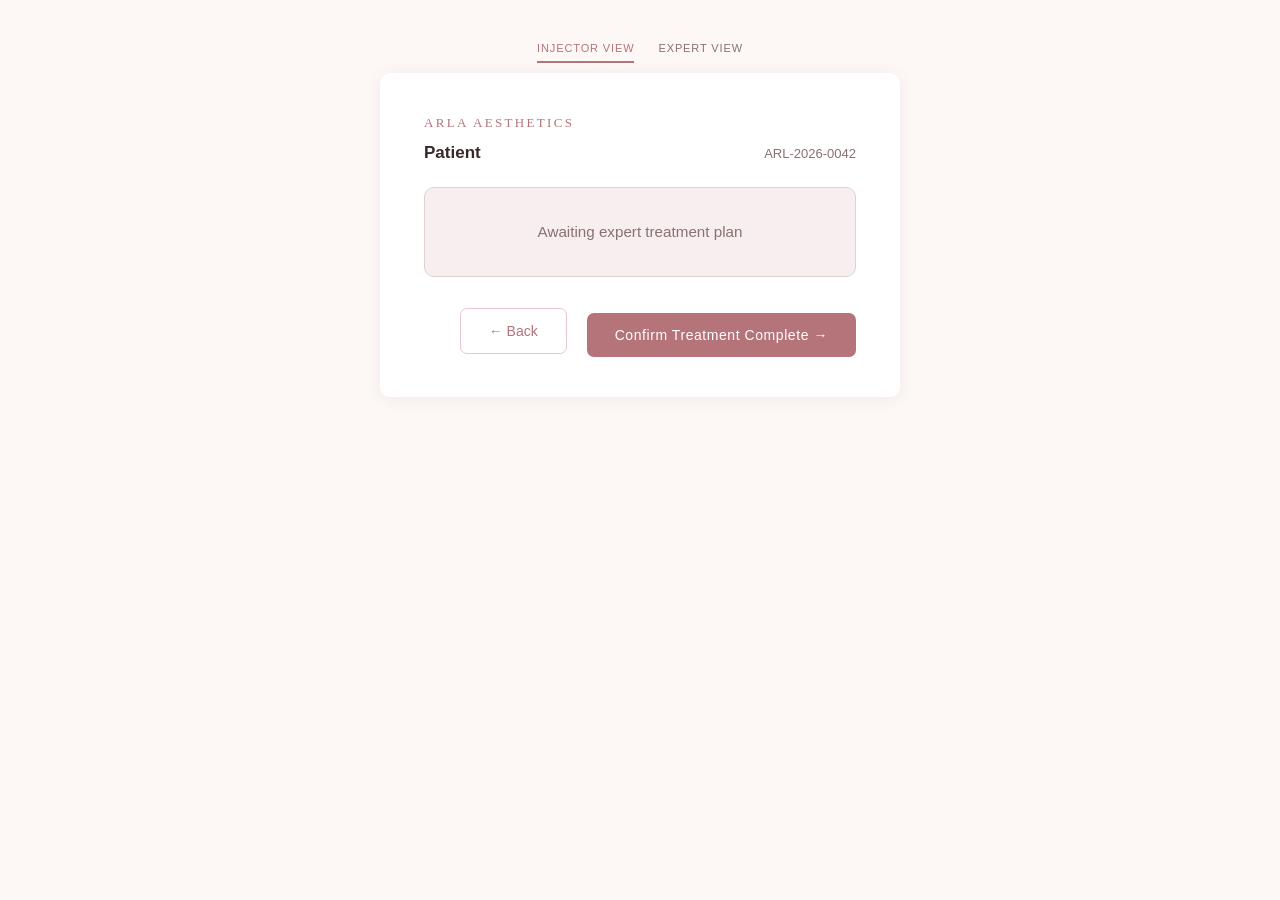
<file: treatment-plan.html>
<!DOCTYPE html>
<html lang="en">
<head>
  <meta charset="UTF-8" />
  <meta name="viewport" content="width=device-width, initial-scale=1.0" />
  <title>Treatment Plan — Arla Aesthetics</title>
  <link rel="stylesheet" href="style.css" />
  <style>
    /* ── Compact header ── */
    .plan-header {
      display: flex;
      align-items: baseline;
      justify-content: space-between;
      gap: 12px;
      margin-bottom: 4px;
    }
    .plan-patient {
      font-size: 17px;
      font-weight: 600;
      color: var(--color-text);
    }
    .plan-id {
      font-size: 13px;
      color: var(--color-text-muted);
      flex-shrink: 0;
    }
    .plan-complaint {
      font-size: 14px;
      color: var(--color-text-muted);
      margin: 0 0 4px;
    }
    .plan-attribution {
      font-size: 13px;
      color: var(--color-text-muted);
      margin-bottom: 20px;
    }

    /* ── Section headings ── */
    .section-heading {
      font-size: 0.75rem;
      font-weight: 600;
      text-transform: uppercase;
      letter-spacing: 0.06em;
      color: var(--color-text-muted);
      margin: 0 0 8px;
    }

    /* ── Awaiting state ── */
    .awaiting-box {
      background: var(--color-rose-pale);
      border: 1px solid var(--color-border);
      border-radius: var(--radius);
      padding: 32px 16px;
      text-align: center;
      color: var(--color-text-muted);
      font-size: 0.95rem;
      margin: 8px 0 24px;
    }

    /* ── Expression thumbnails ── */
    .thumb-row {
      display: flex;
      gap: 8px;
      overflow-x: auto;
      padding-bottom: 6px;
      scroll-snap-type: x mandatory;
      margin-bottom: 16px;
    }
    .thumb-row::-webkit-scrollbar { height: 4px; }
    .thumb-row::-webkit-scrollbar-thumb {
      background: var(--color-rose-light);
      border-radius: 2px;
    }
    .thumb-item {
      flex-shrink: 0;
      scroll-snap-align: start;
      cursor: pointer;
      border-radius: 6px;
      border: 2px solid transparent;
      overflow: hidden;
      width: 76px;
      background: var(--color-rose-pale);
      transition: border-color 0.15s;
    }
    .thumb-item.active { border-color: var(--color-rose); }
    .thumb-item img {
      width: 100%;
      height: 60px;
      object-fit: cover;
      display: block;
    }
    .thumb-label {
      display: block;
      text-align: center;
      font-size: 0.6rem;
      color: var(--color-text-muted);
      padding: 3px 2px 4px;
      line-height: 1.2;
    }
    .thumb-placeholder {
      width: 100%;
      height: 60px;
      background: var(--color-rose-pale);
      display: flex;
      align-items: center;
      justify-content: center;
      font-size: 0.7rem;
      color: var(--color-text-muted);
    }

    /* ── Annotated image (read-only) ── */
    .annotation-wrap {
      position: relative;
      width: 100%;
      aspect-ratio: 3 / 4;
      max-height: 480px;
      background: var(--color-background-secondary, #f5f0f0);
      border-radius: var(--radius);
      overflow: hidden;
      margin-bottom: 6px;
    }
    #annotation-img {
      width: 100%;
      height: 100%;
      object-fit: cover;
      object-position: center top;
      display: block;
    }
    .img-unavailable {
      width: 100%;
      height: 100%;
      display: flex;
      align-items: center;
      justify-content: center;
      color: #6a4040;
      font-size: 0.85rem;
    }
    #dot-overlay {
      position: absolute;
      inset: 0;
      pointer-events: none;
    }
    .ann-dot {
      position: absolute;
      transform: translate(-50%, -50%);
      width: 20px;
      height: 20px;
      border-radius: 50%;
      display: flex;
      align-items: center;
      justify-content: center;
      font: bold 10px/1 sans-serif;
      color: #fff;
      border: 2px solid rgba(255,255,255,0.8);
      box-shadow: 0 1px 4px rgba(0,0,0,0.35);
    }
    .ann-dot.superficial { background: var(--color-rose); }
    .ann-dot.deep        { background: #6b9ac4; }

    /* ── Injection points list (read-only) ── */
    .ann-list-section { margin-top: 20px; }
    #ann-list {
      list-style: none;
      padding: 0;
      margin: 0;
      display: flex;
      flex-direction: column;
      gap: 8px;
    }
    .ann-item {
      display: flex;
      gap: 10px;
      align-items: flex-start;
      background: var(--color-card);
      border: 1px solid var(--color-border);
      border-radius: var(--radius);
      padding: 10px 12px;
      cursor: pointer;
      transition: border-color 0.15s;
    }
    .ann-item:hover { border-color: var(--color-rose-light); }
    .ann-item.active { border-color: var(--color-rose); background: var(--color-rose-pale); }
    .ann-item-dot {
      flex-shrink: 0;
      width: 24px;
      height: 24px;
      border-radius: 50%;
      display: flex;
      align-items: center;
      justify-content: center;
      font: bold 11px/1 sans-serif;
      color: #fff;
      margin-top: 1px;
    }
    .ann-item-dot.superficial { background: var(--color-rose); }
    .ann-item-dot.deep        { background: #6b9ac4; }
    .ann-item-body { flex: 1; min-width: 0; }
    .ann-item-depth {
      font-size: 0.75rem;
      font-weight: 600;
      text-transform: uppercase;
      letter-spacing: 0.04em;
      margin: 0 0 2px;
    }
    .ann-item-depth.superficial { color: var(--color-rose); }
    .ann-item-depth.deep        { color: #6b9ac4; }
    .ann-item-expr {
      font-size: 0.72rem;
      color: var(--color-text-muted);
      margin: 0 0 2px;
      font-style: italic;
    }
    .ann-item-dosage {
      font-size: 0.82rem;
      color: var(--color-text);
      margin: 0 0 2px;
    }
    .ann-item-note {
      font-size: 0.82rem;
      color: var(--color-text-muted);
      font-style: italic;
      margin: 0;
    }
    .ann-empty {
      color: var(--color-text-muted);
      font-size: 0.85rem;
      font-style: italic;
      text-align: center;
      padding: 12px 0;
    }

  </style>
</head>
<body>
  <div class="page-stack">
  <nav class="proto-nav">
    <a href="index.html" class="active">Injector View</a>
    <a href="expert-dashboard.html">Expert View</a>
  </nav>
  <div class="card">
    <p class="brand">Arla Aesthetics</p>

    <div class="plan-header">
      <span class="plan-patient" id="patient-name">—</span>
      <span class="plan-id" id="plan-id"></span>
    </div>
    <p class="plan-complaint" id="chief-complaint"></p>
    <p class="plan-attribution" id="plan-attribution"></p>

    <!-- Shown when no annotation data available -->
    <div class="awaiting-box" id="awaiting-box" hidden>
      Awaiting expert treatment plan
    </div>

    <!-- Plan content — populated from sessionStorage -->
    <div id="plan-content" hidden>

      <!-- Expression thumbnails: clicking switches the base annotation image -->
      <p class="section-heading">Expressions</p>
      <div class="thumb-row" id="thumb-row"></div>

      <!-- Read-only annotated image with numbered, color-coded dots -->
      <p class="section-heading">Injection Map</p>
      <div class="annotation-wrap" id="annotation-wrap">
        <img id="annotation-img" alt="Clinical expression photo" />
        <div id="dot-overlay"></div>
      </div>

      <!-- Injection points list — same format as expert-annotation, read-only -->
      <div class="ann-list-section">
        <p class="section-heading">Point Details</p>
        <ol id="ann-list"></ol>
      </div>


    </div><!-- /#plan-content -->

    <div class="action-row" style="margin-top: 28px;">
      <a href="case-submitted.html" class="btn btn-secondary" style="text-decoration: none;">← Back</a>
      <a href="feedback.html" class="btn btn-primary" style="width: auto; text-decoration: none;">Confirm Treatment Complete →</a>
    </div>
  </div>
  </div>

  <script>
    const EXPRESSIONS = [
      'Neutral / Serious',
      'Raised Eyebrows',
      'Frown',
      'Smile',
      'Sad',
      'Left Side (90°)',
      'Right Side (90°)',
    ];

    // ── Load session data ──
    const capture    = JSON.parse(sessionStorage.getItem('arla_capture')    || 'null');
    const annotation = JSON.parse(sessionStorage.getItem('arla_annotation') || 'null');

    const snapshots = capture?.snapshots ?? [];
    const dots      = annotation?.dots   ?? [];

    // ── Patient header ──
    document.getElementById('patient-name').textContent =
      capture?.patientName || 'Patient';
    document.getElementById('chief-complaint').textContent =
      capture?.complaint || '';
    // Static case ID placeholder — no backend yet
    document.getElementById('plan-id').textContent = 'ARL-2026-0042';

    if (annotation?.submittedAt) {
      const d = new Date(annotation.submittedAt);
      document.getElementById('plan-attribution').textContent =
        'Plan submitted ' + d.toLocaleString();
    }

    // ── Mutable UI state ──
    let activeThumbIndex = 0;

    // ── Show awaiting or plan content ──
    if (!annotation) {
      document.getElementById('awaiting-box').hidden = false;
    } else {
      document.getElementById('plan-content').hidden = false;
      buildThumbs();
      selectThumb(0);
      renderList();
    }

    // ── Thumbnails ──

    function buildThumbs() {
      const row = document.getElementById('thumb-row');
      EXPRESSIONS.forEach((name, i) => {
        const item = document.createElement('div');
        item.className = 'thumb-item';

        if (snapshots[i]) {
          const img = document.createElement('img');
          img.src = snapshots[i];
          img.alt = name;
          item.appendChild(img);
        } else {
          const ph = document.createElement('div');
          ph.className = 'thumb-placeholder';
          ph.textContent = String(i + 1);
          item.appendChild(ph);
        }

        const lbl = document.createElement('span');
        lbl.className = 'thumb-label';
        lbl.textContent = name;
        item.appendChild(lbl);

        item.addEventListener('click', () => selectThumb(i));
        row.appendChild(item);
      });
    }

    function selectThumb(index) {
      activeThumbIndex = index;
      document.querySelectorAll('#thumb-row .thumb-item').forEach((el, i) => {
        el.classList.toggle('active', i === index);
      });

      const img = document.getElementById('annotation-img');
      const wrap = document.getElementById('annotation-wrap');
      if (snapshots[index]) {
        img.onerror = () => console.error(`Failed to load snapshot[${index}]:`, snapshots[index].slice(0, 80));
        img.src = snapshots[index];
        img.style.display = 'block';
        wrap.querySelector('.img-unavailable')?.remove();
      } else {
        img.style.display = 'none';
        if (!wrap.querySelector('.img-unavailable')) {
          const ph = document.createElement('div');
          ph.className = 'img-unavailable';
          ph.textContent = 'No image captured for this expression';
          wrap.appendChild(ph);
        }
      }

      renderDots();
    }

    // ── Render dots for the currently displayed expression ──
    function renderDots() {
      const overlay = document.getElementById('dot-overlay');
      overlay.innerHTML = '';
      dots
        .filter(d => d.expressionIndex === activeThumbIndex)
        .forEach(dot => {
          const el = document.createElement('div');
          const depthClass = dot.depth === 'Deep' ? 'deep' : 'superficial';
          el.className = `ann-dot ${depthClass}`;
          el.style.left = dot.x + '%';
          el.style.top  = dot.y + '%';
          el.textContent = dot.id;
          el.title = `Point ${dot.id}: ${dot.depth}${dot.dosage ? ' · ' + dot.dosage : ''}`;
          overlay.appendChild(el);
        });
    }

    // ── Injection points list ──
    function renderList() {
      const list = document.getElementById('ann-list');
      if (dots.length === 0) {
        list.innerHTML = '<li class="ann-empty">No injection points recorded.</li>';
        return;
      }
      dots.forEach(dot => {
        const li = document.createElement('li');
        li.className = 'ann-item';

        li.addEventListener('click', () => {
          selectThumb(dot.expressionIndex);
          document.querySelectorAll('#ann-list .ann-item').forEach(el =>
            el.classList.toggle('active', el === li));
        });

        const dotEl = document.createElement('div');
        dotEl.className = `ann-item-dot ${dot.depth === 'Deep' ? 'deep' : 'superficial'}`;
        dotEl.textContent = dot.id;

        const body = document.createElement('div');
        body.className = 'ann-item-body';

        const depthEl = document.createElement('p');
        depthEl.className = `ann-item-depth ${dot.depth === 'Deep' ? 'deep' : 'superficial'}`;
        depthEl.textContent = dot.depth;
        body.appendChild(depthEl);

        const exprEl = document.createElement('p');
        exprEl.className = 'ann-item-expr';
        exprEl.textContent = EXPRESSIONS[dot.expressionIndex] || `Expression ${dot.expressionIndex + 1}`;
        body.appendChild(exprEl);

        if (dot.dosage) {
          const dosageEl = document.createElement('p');
          dosageEl.className = 'ann-item-dosage';
          dosageEl.textContent = dot.dosage;
          body.appendChild(dosageEl);
        }

        if (dot.note) {
          const noteEl = document.createElement('p');
          noteEl.className = 'ann-item-note';
          noteEl.textContent = `"${dot.note}"`;
          body.appendChild(noteEl);
        }

        li.appendChild(dotEl);
        li.appendChild(body);
        list.appendChild(li);
      });
    }

  </script>
</body>
</html>
</file>
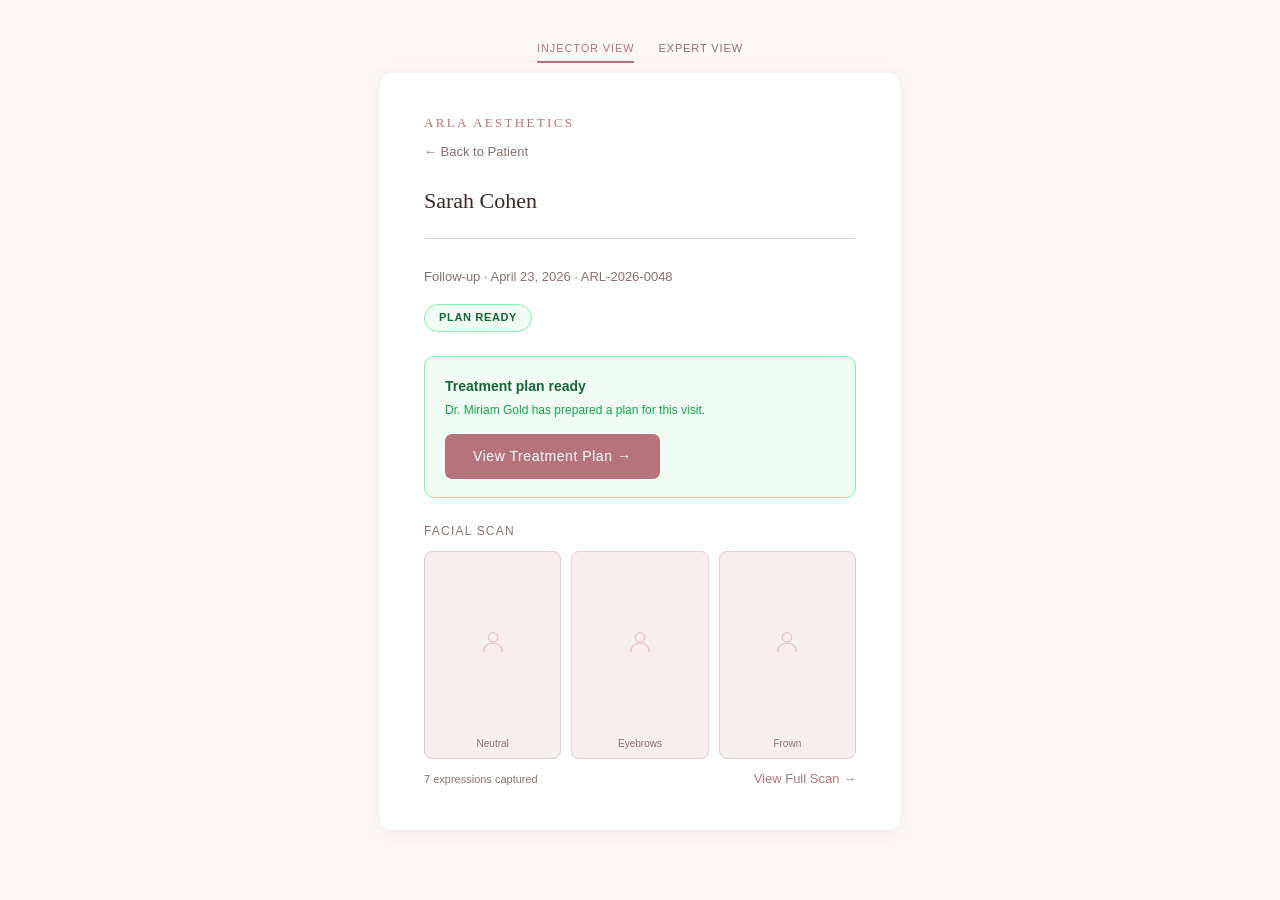
<file: visit-details.html>
<!DOCTYPE html>
<html lang="en">
<head>
  <meta charset="UTF-8" />
  <meta name="viewport" content="width=device-width, initial-scale=1.0" />
  <title>Visit Details — Arla Aesthetics</title>
  <link rel="stylesheet" href="style.css" />
  <style>
    .back-link {
      display: inline-flex;
      align-items: center;
      gap: 6px;
      font-size: 13px;
      color: var(--color-text-muted);
      text-decoration: none;
      margin-bottom: 20px;
    }
    .back-link:hover { color: var(--color-rose); }

    .visit-meta {
      font-size: 13px;
      color: var(--color-text-muted);
      margin-bottom: 16px;
    }

    /* ── Status badge variants ── */
    .status-badge {
      display: inline-block;
      border-radius: 20px;
      font-size: 11px;
      font-weight: 600;
      letter-spacing: 0.06em;
      text-transform: uppercase;
      padding: 4px 14px;
      margin-bottom: 24px;
    }
    .badge-pending   { background: #fef3c7; color: #92400e; border: 1px solid #fcd34d; }
    .badge-in-review { background: #eff6ff; color: #1e40af; border: 1px solid #93c5fd; }
    .badge-planned   { background: #f0fdf4; color: #166534; border: 1px solid #86efac; }
    .badge-closed    { background: #f5f5f5; color: #525252; border: 1px solid #d4d4d4; }

    /* ── Status-driven content panels ── */
    .status-panel {
      display: none;
      border-radius: var(--radius);
      padding: 18px 20px;
      margin-bottom: 24px;
    }
    .status-panel.visible { display: block; }

    /* Pending */
    .panel-pending { background: #fffbeb; border: 1px solid #fcd34d; }
    .pulse-row { display: flex; align-items: flex-start; gap: 12px; }
    .pulse-dot {
      width: 10px;
      height: 10px;
      border-radius: 50%;
      background: #f59e0b;
      flex-shrink: 0;
      margin-top: 4px;
      animation: pulse 1.8s ease-in-out infinite;
    }
    @keyframes pulse {
      0%, 100% { opacity: 1; }
      50%       { opacity: 0.2; }
    }
    .panel-pending .panel-title { font-weight: 600; font-size: 14px; color: #92400e; }
    .panel-pending .panel-sub   { font-size: 12px; color: #b45309; margin-top: 4px; }

    /* In Review */
    .panel-in-review { background: #eff6ff; border: 1px solid #93c5fd; }
    .panel-in-review .panel-title { font-weight: 600; font-size: 14px; color: #1e40af; }
    .panel-in-review .panel-sub   { font-size: 12px; color: #3b82f6; margin-top: 4px; }

    /* Planned */
    .panel-planned { background: #f0fdf4; border: 1px solid #86efac; }
    .panel-planned .panel-title { font-weight: 600; font-size: 14px; color: #166534; }
    .panel-planned .panel-sub   { font-size: 12px; color: #16a34a; margin-top: 4px; margin-bottom: 14px; }

    /* Closed */
    .panel-closed { background: var(--color-rose-pale); border: 1px solid var(--color-border); }
    .panel-closed .panel-title { font-weight: 600; font-size: 14px; color: var(--color-text); margin-bottom: 12px; }

    .feedback-chips {
      display: flex;
      gap: 10px;
    }
    .feedback-chip {
      flex: 1;
      background: var(--color-card);
      border: 1px solid var(--color-border);
      border-radius: var(--radius);
      padding: 9px 12px;
      font-size: 11px;
      color: var(--color-text-muted);
    }
    .feedback-chip strong {
      display: block;
      font-size: 14px;
      font-weight: 600;
      color: var(--color-text);
      margin-bottom: 2px;
    }
    .star-rating { color: var(--color-rose); letter-spacing: 1px; }

    /* ── Scan thumbnail preview row ── */
    .scan-row {
      display: flex;
      gap: 10px;
      margin-bottom: 10px;
    }
    .scan-thumb {
      flex: 1;
      border-radius: 8px;
      overflow: hidden;
      background: var(--color-rose-pale);
      border: 1px solid var(--color-border);
    }
    .scan-thumb img {
      width: 100%;
      aspect-ratio: 3/4;
      object-fit: cover;
      display: block;
    }
    .scan-thumb-empty {
      width: 100%;
      aspect-ratio: 3/4;
      display: flex;
      align-items: center;
      justify-content: center;
      color: var(--color-rose-light);
      font-size: 20px;
    }
    .scan-expr-label {
      font-size: 10px;
      color: var(--color-text-muted);
      text-align: center;
      padding: 4px 4px 6px;
    }
    .scan-footer {
      display: flex;
      justify-content: space-between;
      align-items: center;
    }
    .scan-footer-note { font-size: 11px; color: var(--color-text-muted); }
    .scan-link { font-size: 13px; color: var(--color-rose); text-decoration: none; }
    .scan-link:hover { text-decoration: underline; }
  </style>
</head>
<body>
  <div class="page-stack">
    <nav class="proto-nav">
      <a href="index.html" class="active">Injector View</a>
      <a href="expert-dashboard.html">Expert View</a>
    </nav>
    <div class="card">
      <p class="brand">Arla Aesthetics</p>

      <a href="patient-folder.html" class="back-link">&#8592; Back to Patient</a>

      <!-- Visit identity -->
      <h1 id="vd-name">Sarah Cohen</h1>
      <p class="visit-meta" id="vd-meta">Follow-up &middot; April 23, 2026 &middot; ARL-2026-0048</p>

      <!-- Status badge — set by JS -->
      <span class="status-badge" id="vd-badge"></span>

      <!-- ── Status-driven content panels ── -->

      <div class="status-panel panel-pending" id="panel-pending">
        <div class="pulse-row">
          <div class="pulse-dot"></div>
          <div>
            <div class="panel-title">Waiting for expert review</div>
            <div class="panel-sub">Your case has been submitted. An expert will respond within 5 minutes.</div>
          </div>
        </div>
      </div>

      <div class="status-panel panel-in-review" id="panel-in-review">
        <div class="panel-title">Expert is reviewing your case</div>
        <div class="panel-sub">Dr. Diana Martinez is currently building your treatment plan.</div>
      </div>

      <div class="status-panel panel-planned" id="panel-planned">
        <div class="panel-title">Treatment plan ready</div>
        <div class="panel-sub">Dr. Miriam Gold has prepared a plan for this visit.</div>
        <a href="treatment-plan.html" class="btn btn-primary"
           style="display: inline-block; text-decoration: none; width: auto; margin-top: 0; white-space: nowrap;">
          View Treatment Plan &rarr;
        </a>
      </div>

      <div class="status-panel panel-closed" id="panel-closed">
        <div class="panel-title">Treatment completed</div>
        <div class="feedback-chips">
          <div class="feedback-chip">
            <strong><span class="star-rating">&#9733;&#9733;&#9733;&#9733;&#9733;</span></strong>
            Rating
          </div>
          <div class="feedback-chip">
            <strong>No</strong>
            Modified
          </div>
        </div>
      </div>

      <!-- ── Scan summary ── -->
      <p class="section-heading">Facial Scan</p>

      <div class="scan-row" id="vd-scan-row">
        <!-- 3 thumbnail previews injected by JS -->
      </div>

      <div class="scan-footer">
        <span class="scan-footer-note">7 expressions captured</span>
        <a href="scan-review.html" class="scan-link">View Full Scan &rarr;</a>
      </div>

    </div>
  </div>

  <script>
    // Change DEMO_STATUS to preview any state: 'pending' | 'in-review' | 'planned' | 'closed'
    const DEMO_STATUS = 'planned';

    const STATUS_CONFIG = {
      'pending':   { label: 'Pending',    cls: 'badge-pending',   panel: 'panel-pending'   },
      'in-review': { label: 'In Review',  cls: 'badge-in-review', panel: 'panel-in-review' },
      'planned':   { label: 'Plan Ready', cls: 'badge-planned',   panel: 'panel-planned'   },
      'closed':    { label: 'Closed',     cls: 'badge-closed',    panel: 'panel-closed'    },
    };

    const cfg = STATUS_CONFIG[DEMO_STATUS] || STATUS_CONFIG['pending'];
    const badge = document.getElementById('vd-badge');
    badge.textContent = cfg.label;
    badge.classList.add(cfg.cls);
    document.getElementById(cfg.panel).classList.add('visible');

    // Scan thumbnails — first 3 expressions as a preview row
    const PREVIEW_LABELS = ['Neutral', 'Eyebrows', 'Frown'];
    const raw = sessionStorage.getItem('arla_capture');
    const capture = raw ? JSON.parse(raw) : null;
    const snaps = (capture && Array.isArray(capture.snapshots)) ? capture.snapshots : [];

    const scanRow = document.getElementById('vd-scan-row');
    PREVIEW_LABELS.forEach(function(label, i) {
      const wrap = document.createElement('div');
      wrap.className = 'scan-thumb';

      if (snaps[i]) {
        const img = document.createElement('img');
        img.src = snaps[i];
        img.alt = label;
        wrap.appendChild(img);
      } else {
        // Placeholder face silhouette when no session data is present
        const ph = document.createElement('div');
        ph.className = 'scan-thumb-empty';
        ph.innerHTML = '<svg width="28" height="28" viewBox="0 0 24 24" fill="none" stroke="currentColor" stroke-width="1.2" stroke-linecap="round" stroke-linejoin="round" aria-hidden="true"><circle cx="12" cy="8" r="4"/><path d="M4 20c0-4 3.6-7 8-7s8 3 8 7"/></svg>';
        wrap.appendChild(ph);
      }

      const lbl = document.createElement('div');
      lbl.className = 'scan-expr-label';
      lbl.textContent = label;
      wrap.appendChild(lbl);

      scanRow.appendChild(wrap);
    });
  </script>
</body>
</html>
</file>
<file: style.css>
/* Arla Aesthetics — shared styles */

*, *::before, *::after {
  box-sizing: border-box;
  margin: 0;
  padding: 0;
}

:root {
  --color-bg: #fdf8f6;
  --color-card: #ffffff;
  --color-rose: #b5737a;
  --color-rose-light: #e8c8cb;
  --color-rose-pale: #f7eeef;
  --color-text: #3a2828;
  --color-text-muted: #8a7070;
  --color-border: #e2d0d1;
  --color-error: #c0392b;
  --color-error-bg: #fdf0ef;
  --radius: 10px;
  --shadow: 0 2px 16px rgba(90, 40, 40, 0.08);
}

body {
  background-color: var(--color-bg);
  color: var(--color-text);
  font-family: -apple-system, BlinkMacSystemFont, 'Segoe UI', sans-serif;
  font-size: 15px;
  line-height: 1.6;
  min-height: 100vh;
  display: flex;
  align-items: flex-start;
  justify-content: center;
  padding: 40px 16px 60px;
}

/* ── Card ── */
.card {
  background: var(--color-card);
  border-radius: var(--radius);
  box-shadow: var(--shadow);
  padding: 40px 44px;
  width: 100%;
  max-width: 520px;
}

/* ── Header ── */
.brand {
  font-family: Georgia, 'Times New Roman', serif;
  font-size: 13px;
  letter-spacing: 0.18em;
  text-transform: uppercase;
  color: var(--color-rose);
  margin-bottom: 6px;
}

h1 {
  font-family: Georgia, 'Times New Roman', serif;
  font-size: 22px;
  font-weight: normal;
  color: var(--color-text);
  margin-bottom: 28px;
  padding-bottom: 20px;
  border-bottom: 1px solid var(--color-border);
}

/* ── Step indicator ── */
.step-indicator {
  display: flex;
  align-items: center;
  gap: 12px;
  margin-bottom: 24px;
}

.step-label {
  font-size: 11px;
  text-transform: uppercase;
  letter-spacing: 0.1em;
  color: var(--color-text-muted);
  white-space: nowrap;
}

.step-bar {
  flex: 1;
  height: 4px;
  background: var(--color-rose-light);
  border-radius: 2px;
  overflow: hidden;
}

.step-bar-fill {
  height: 100%;
  width: 50%;
  background: var(--color-rose);
  border-radius: 2px;
}

/* ── Form ── */
.field {
  margin-bottom: 20px;
}

label {
  display: block;
  font-size: 12px;
  letter-spacing: 0.08em;
  text-transform: uppercase;
  color: var(--color-text-muted);
  margin-bottom: 6px;
}

input,
select,
textarea {
  width: 100%;
  padding: 10px 14px;
  border: 1.5px solid var(--color-border);
  border-radius: 7px;
  background: var(--color-bg);
  color: var(--color-text);
  font-size: 15px;
  font-family: inherit;
  transition: border-color 0.18s, box-shadow 0.18s;
  outline: none;
  appearance: none;
  -webkit-appearance: none;
}

input:focus,
select:focus,
textarea:focus {
  border-color: var(--color-rose);
  box-shadow: 0 0 0 3px rgba(181, 115, 122, 0.12);
}

select {
  background-image: url("data:image/svg+xml,%3Csvg xmlns='http://www.w3.org/2000/svg' width='12' height='8' viewBox='0 0 12 8'%3E%3Cpath d='M1 1l5 5 5-5' stroke='%238a7070' stroke-width='1.5' fill='none' stroke-linecap='round'/%3E%3C/svg%3E");
  background-repeat: no-repeat;
  background-position: right 14px center;
  padding-right: 36px;
  cursor: pointer;
}

textarea {
  resize: vertical;
  min-height: 90px;
}

/* ── Validation error states ── */
input.invalid,
select.invalid,
textarea.invalid {
  border-color: var(--color-error);
  background-color: var(--color-error-bg);
}

.error-msg {
  display: none;
  font-size: 12px;
  color: var(--color-error);
  margin-top: 5px;
}

.error-msg.visible {
  display: block;
}

/* ── Buttons ── */
.btn {
  display: inline-block;
  padding: 11px 28px;
  border-radius: 7px;
  font-size: 14px;
  font-family: inherit;
  cursor: pointer;
  border: none;
  transition: background 0.18s, color 0.18s, transform 0.1s;
}

.btn:active {
  transform: scale(0.98);
}

.btn-primary {
  background: var(--color-rose);
  color: #fff;
  width: 100%;
  margin-top: 8px;
  letter-spacing: 0.04em;
}

.btn-primary:hover {
  background: #a0666c;
}

.btn-secondary {
  background: transparent;
  color: var(--color-rose);
  border: 1.5px solid var(--color-rose-light);
  margin-right: 10px;
}

.btn-secondary:hover {
  background: var(--color-rose-pale);
}

/* ── Confirmation page ── */
.confirm-summary {
  background: var(--color-rose-pale);
  border-radius: 8px;
  padding: 20px 24px;
  margin-bottom: 28px;
}

.confirm-row {
  display: flex;
  justify-content: space-between;
  align-items: baseline;
  padding: 8px 0;
  border-bottom: 1px solid var(--color-rose-light);
}

.confirm-row:last-child {
  border-bottom: none;
}

.confirm-label {
  font-size: 11px;
  text-transform: uppercase;
  letter-spacing: 0.08em;
  color: var(--color-text-muted);
  min-width: 120px;
}

.confirm-value {
  font-size: 15px;
  color: var(--color-text);
  text-align: right;
  flex: 1;
  padding-left: 12px;
  word-break: break-word;
}

/* Metadata values (e.g. timestamp) render smaller and muted */
.confirm-value--meta {
  font-size: 13px;
  color: var(--color-text-muted);
}

/* Chief complaint spans full width on confirm */
.confirm-row.complaint-row {
  flex-direction: column;
  gap: 6px;
}

.confirm-row.complaint-row .confirm-value {
  text-align: left;
  padding-left: 0;
}

.action-row {
  display: flex;
  justify-content: flex-end;
  align-items: center;
  gap: 10px;
}

/* ── Divider ── */
.divider {
  border: none;
  border-top: 1px solid var(--color-border);
  margin: 24px 0;
}

/* ── Prototype nav ── */
.page-stack {
  display: flex;
  flex-direction: column;
  width: 100%;
  max-width: 520px;
}

.proto-nav {
  display: flex;
  justify-content: center;
  gap: 24px;
  margin-bottom: 10px;
}

.proto-nav a {
  font-size: 11px;
  text-transform: uppercase;
  letter-spacing: 0.08em;
  color: var(--color-text-muted);
  text-decoration: none;
  padding-bottom: 3px;
  transition: color 0.15s;
}

.proto-nav a:hover {
  color: var(--color-rose);
}

.proto-nav a.active {
  color: var(--color-rose);
  border-bottom: 2px solid var(--color-rose);
}

/* ── Treatment Plan Loop ── */

.screen-list {
  list-style: none;
  padding: 0;
  margin: 0;
}

.screen-list li {
  border-bottom: 1px solid var(--color-border);
}

.screen-list li:last-child {
  border-bottom: none;
}

.screen-list a {
  display: flex;
  align-items: center;
  justify-content: space-between;
  padding: 16px 0;
  color: var(--color-text);
  text-decoration: none;
  gap: 12px;
}

.screen-name {
  font-size: 15px;
}

.screen-desc {
  font-size: 12px;
  color: var(--color-text-muted);
  margin-top: 2px;
}

.screen-arrow {
  color: var(--color-rose-light);
  font-size: 18px;
  flex-shrink: 0;
  transition: color 0.15s;
}

.screen-list a:hover .screen-arrow {
  color: var(--color-rose);
}

.status-badge {
  display: inline-block;
  font-size: 11px;
  letter-spacing: 0.08em;
  text-transform: uppercase;
  padding: 4px 12px;
  border-radius: 20px;
  margin-bottom: 24px;
}

.status-pending {
  background: var(--color-rose-pale);
  color: var(--color-rose);
  border: 1px solid var(--color-rose-light);
}

.section-heading {
  font-size: 12px;
  text-transform: uppercase;
  letter-spacing: 0.1em;
  color: var(--color-text-muted);
  margin: 24px 0 10px;
  font-weight: normal;
}

.patient-context {
  font-size: 13px;
  color: var(--color-text-muted);
  margin-bottom: 4px;
}

.expert-attribution {
  font-size: 13px;
  color: var(--color-text-muted);
  margin-bottom: 4px;
}

.injection-list {
  padding-left: 18px;
  margin: 0;
}

.injection-list li {
  padding: 10px 0;
  border-bottom: 1px solid var(--color-border);
  font-size: 15px;
}

.injection-list li:last-child {
  border-bottom: none;
}

.injection-note {
  display: block;
  font-size: 12px;
  color: var(--color-text-muted);
  margin-top: 3px;
}

.star-rating {
  display: flex;
  gap: 8px;
  margin-bottom: 24px;
}

.star {
  background: none;
  border: none;
  font-size: 28px;
  cursor: pointer;
  color: var(--color-rose-light);
  transition: color 0.15s;
  padding: 0;
  line-height: 1;
}

.star.active {
  color: var(--color-rose);
}

.btn-toggle-group {
  display: flex;
  gap: 10px;
  margin-bottom: 20px;
}

.btn-toggle {
  padding: 8px 24px;
  border-radius: 7px;
  border: 1.5px solid var(--color-rose-light);
  background: transparent;
  color: var(--color-text-muted);
  cursor: pointer;
  font-family: inherit;
  font-size: 14px;
  transition: background 0.15s, color 0.15s, border-color 0.15s;
}

.btn-toggle.selected {
  background: var(--color-rose);
  color: #fff;
  border-color: var(--color-rose);
}

.success-msg {
  color: var(--color-text);
  font-size: 16px;
  margin-bottom: 20px;
}

/* ── Quick feedback (feedback.html) ── */
.feedback-section-label {
  font-size: 11px;
  text-transform: uppercase;
  letter-spacing: 0.12em;
  color: var(--color-text-muted);
  margin-bottom: 10px;
}

/* Larger stars — full-width spread, easy tap target */
.star-rating--quick {
  justify-content: space-between;
  gap: 0;
  margin-bottom: 28px;
}

.star-rating--quick .star {
  font-size: 40px;
  padding: 8px 6px;
  min-width: 48px;
  min-height: 56px;
  display: flex;
  align-items: center;
  justify-content: center;
}

/* Full-width toggle buttons with generous tap area */
.btn-toggle-group--quick {
  margin-bottom: 0;
}

.btn-toggle--quick {
  flex: 1;
  padding: 14px 0;
  font-size: 16px;
  text-align: center;
}

/* Inline text link to expand the note field */
.btn-add-note {
  background: none;
  border: none;
  color: var(--color-text-muted);
  font-family: inherit;
  font-size: 13px;
  cursor: pointer;
  padding: 14px 0 20px;
  display: block;
  text-align: left;
}

.btn-add-note:hover {
  color: var(--color-rose);
}

/* ── Expert assignment card (case-submitted) ── */
.expert-card {
  display: flex;
  align-items: flex-start;
  gap: 16px;
  background: var(--color-rose-pale);
  border: 1px solid var(--color-rose-light);
  border-left: 3px solid var(--color-rose);
  border-radius: var(--radius);
  padding: 16px;
  margin-bottom: 20px;
}

.expert-avatar {
  width: 46px;
  height: 46px;
  border-radius: 50%;
  background: var(--color-rose);
  color: #fff;
  font-family: Georgia, serif;
  font-size: 17px;
  display: flex;
  align-items: center;
  justify-content: center;
  flex-shrink: 0;
  position: relative;
}

/* green "online" dot — signals the expert is actively reviewing */
.expert-avatar::after {
  content: '';
  position: absolute;
  bottom: 2px;
  right: 2px;
  width: 11px;
  height: 11px;
  border-radius: 50%;
  background: #5aab6b;
  border: 2px solid var(--color-card);
}

.expert-name {
  font-size: 14px;
  font-weight: 600;
  color: var(--color-text);
  margin-bottom: 2px;
}

.expert-title {
  font-size: 11px;
  text-transform: uppercase;
  letter-spacing: 0.07em;
  color: var(--color-text-muted);
  margin-bottom: 8px;
}

.expert-message {
  font-size: 13px;
  color: var(--color-text);
  font-style: italic;
  line-height: 1.5;
}

/* ── Clinic dashboard (index.html) ── */
.stat-strip {
  display: grid;
  grid-template-columns: repeat(3, 1fr);
  gap: 10px;
  margin-bottom: 28px;
}

.stat-item {
  background: var(--color-bg);
  border: 1px solid var(--color-border);
  border-radius: 8px;
  padding: 8px 12px;
  text-align: left;
}

.stat-item--ready {
  background: var(--color-rose-pale);
  border-color: var(--color-rose-light);
}

.stat-number {
  display: inline;
  font-family: inherit;
  font-size: 14px;
  font-weight: 600;
  color: var(--color-text);
}

.stat-item--ready .stat-number {
  color: var(--color-rose);
}

.stat-label {
  display: inline;
  font-size: 13px;
  color: var(--color-text-muted);
}

.next-action-card {
  display: flex;
  align-items: center;
  justify-content: space-between;
  gap: 16px;
  background: var(--color-rose-pale);
  border: 1px solid var(--color-rose-light);
  border-left: 4px solid var(--color-rose);
  border-radius: var(--radius);
  padding: 20px;
  margin-bottom: 24px;
  box-shadow: 0 4px 16px rgba(181, 115, 122, 0.14);
}

.case-list {
  margin-bottom: 24px;
}

.case-row {
  display: flex;
  align-items: center;
  justify-content: space-between;
  padding: 12px 0;
  border-bottom: 1px solid var(--color-border);
  gap: 12px;
}

.case-row:last-child {
  border-bottom: none;
}

.case-name {
  font-size: 15px;
  color: var(--color-text);
}

.case-meta {
  font-size: 12px;
  color: var(--color-text-muted);
  margin-top: 2px;
}

@media (max-width: 560px) {
  .card {
    padding: 28px 20px;
  }

  .next-action-card {
    flex-direction: column;
    align-items: flex-start;
  }

  .next-action-card .btn {
    width: 100%;
    text-align: center;
  }
}
</file>
